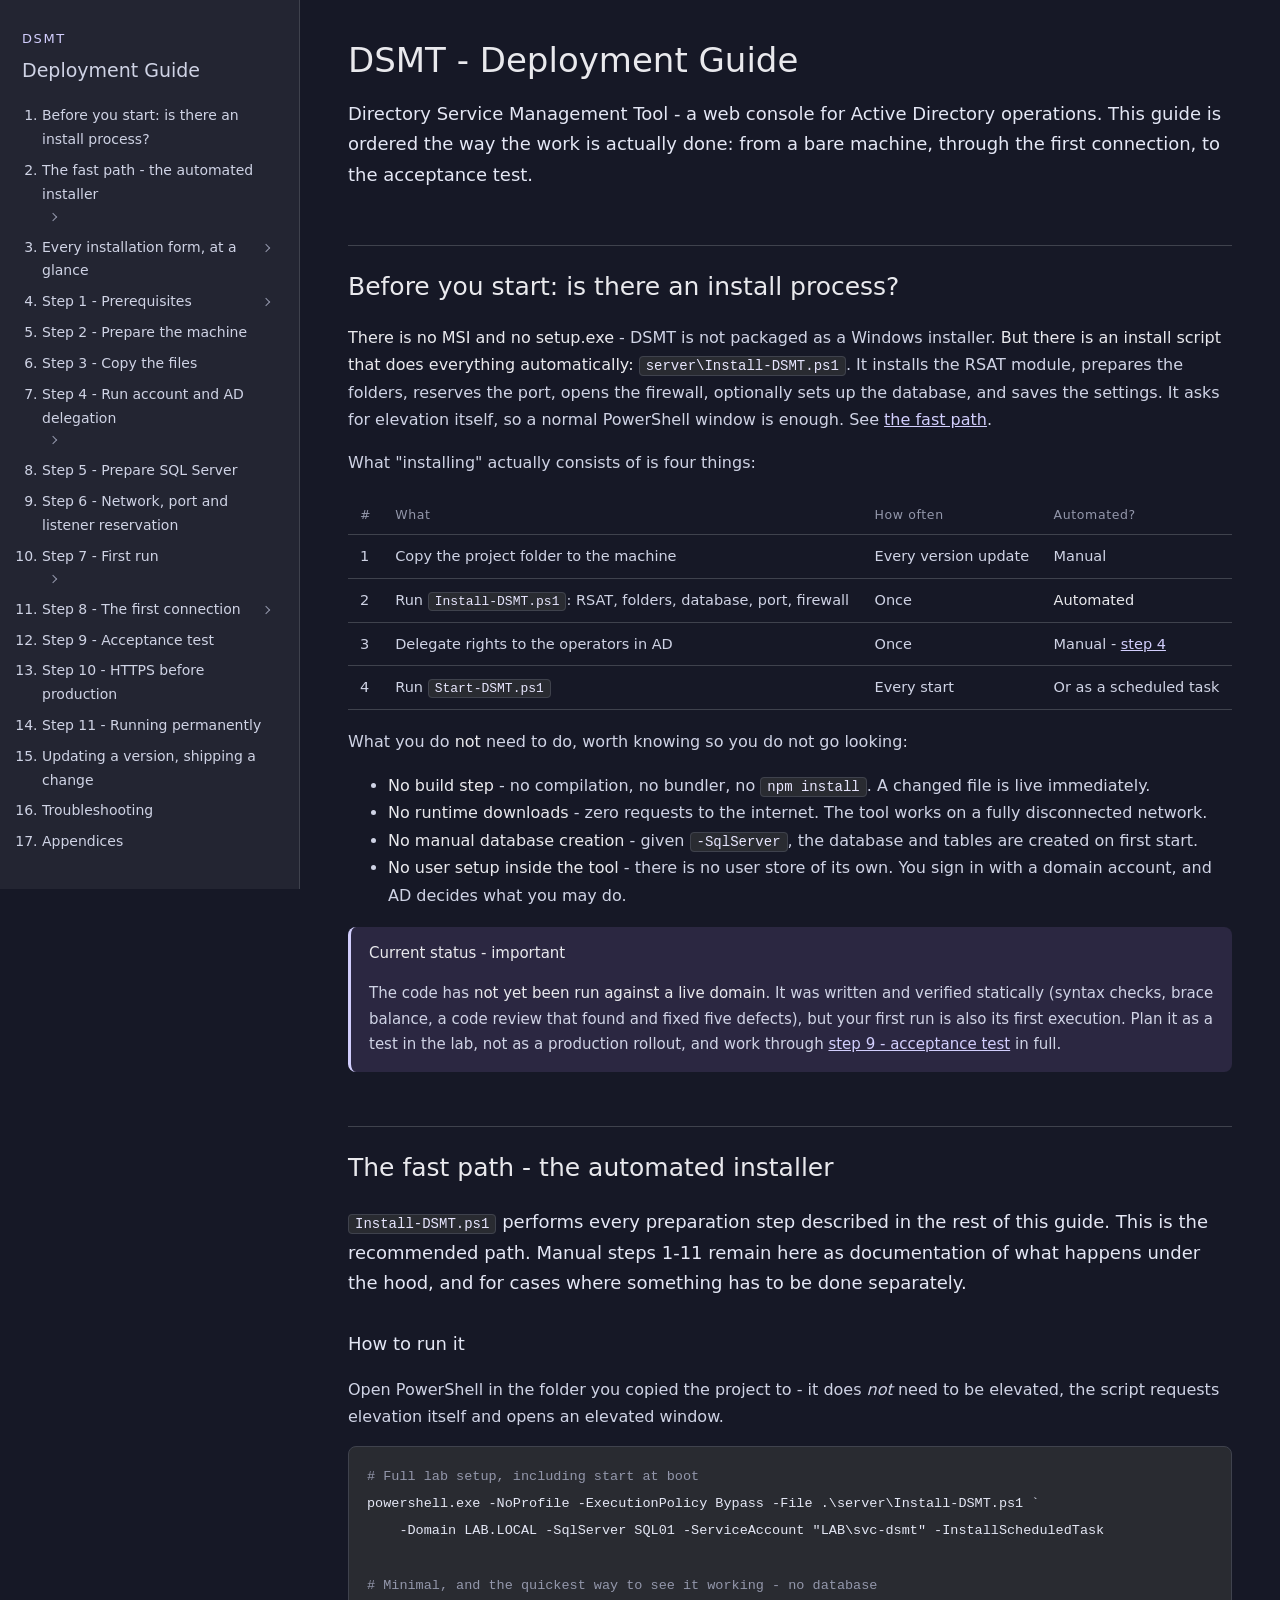
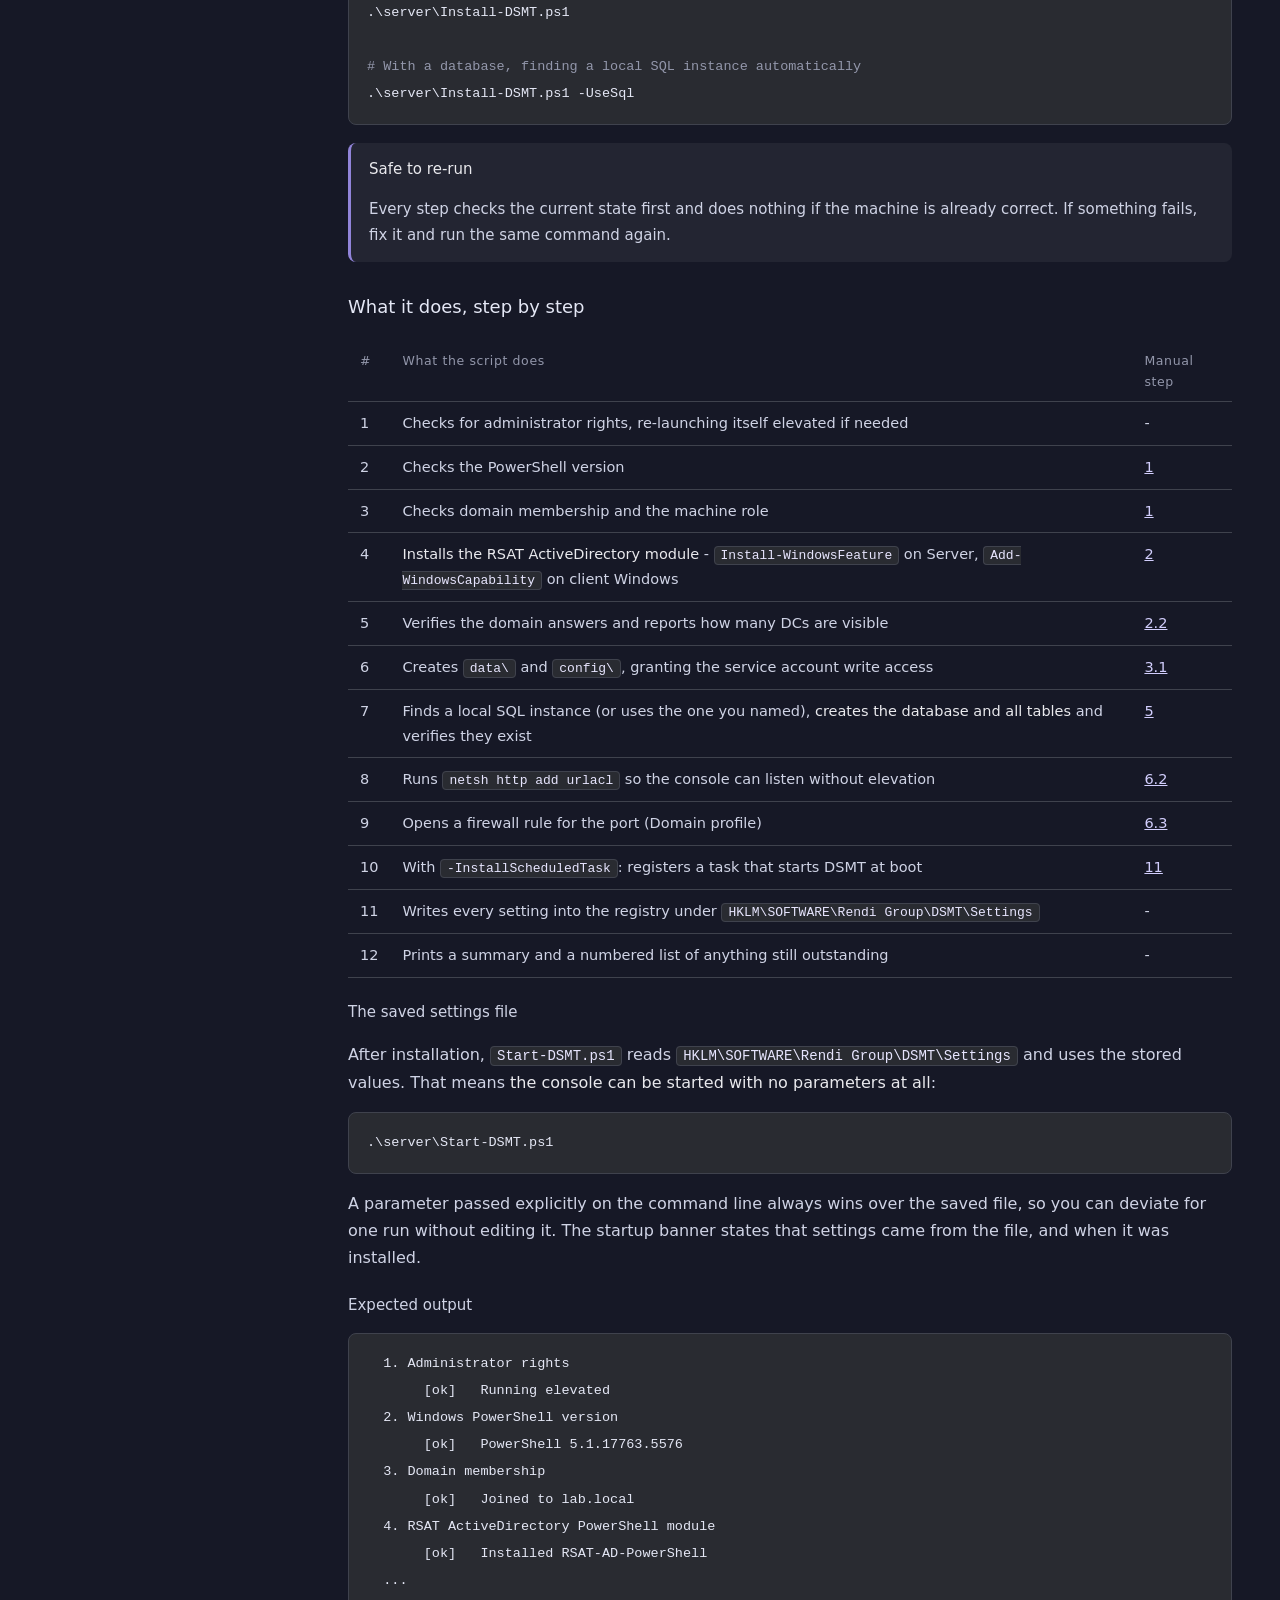
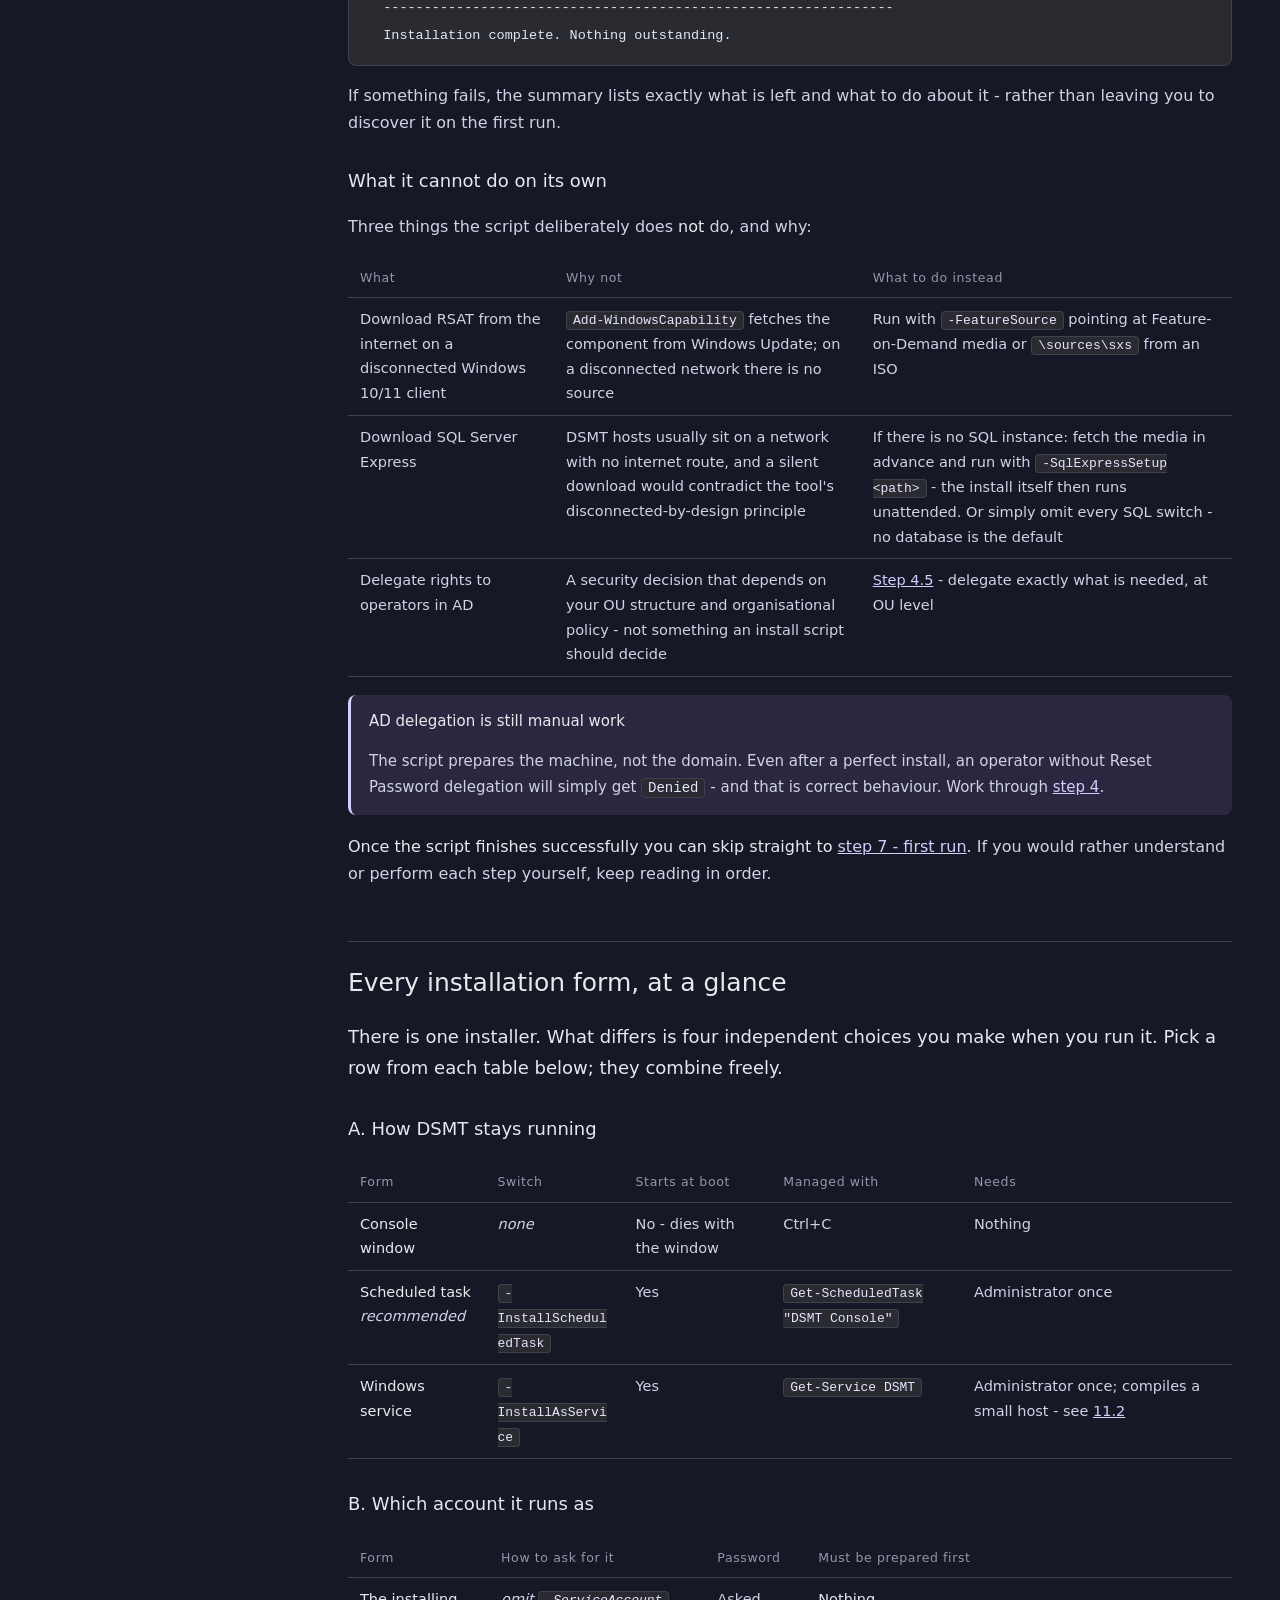
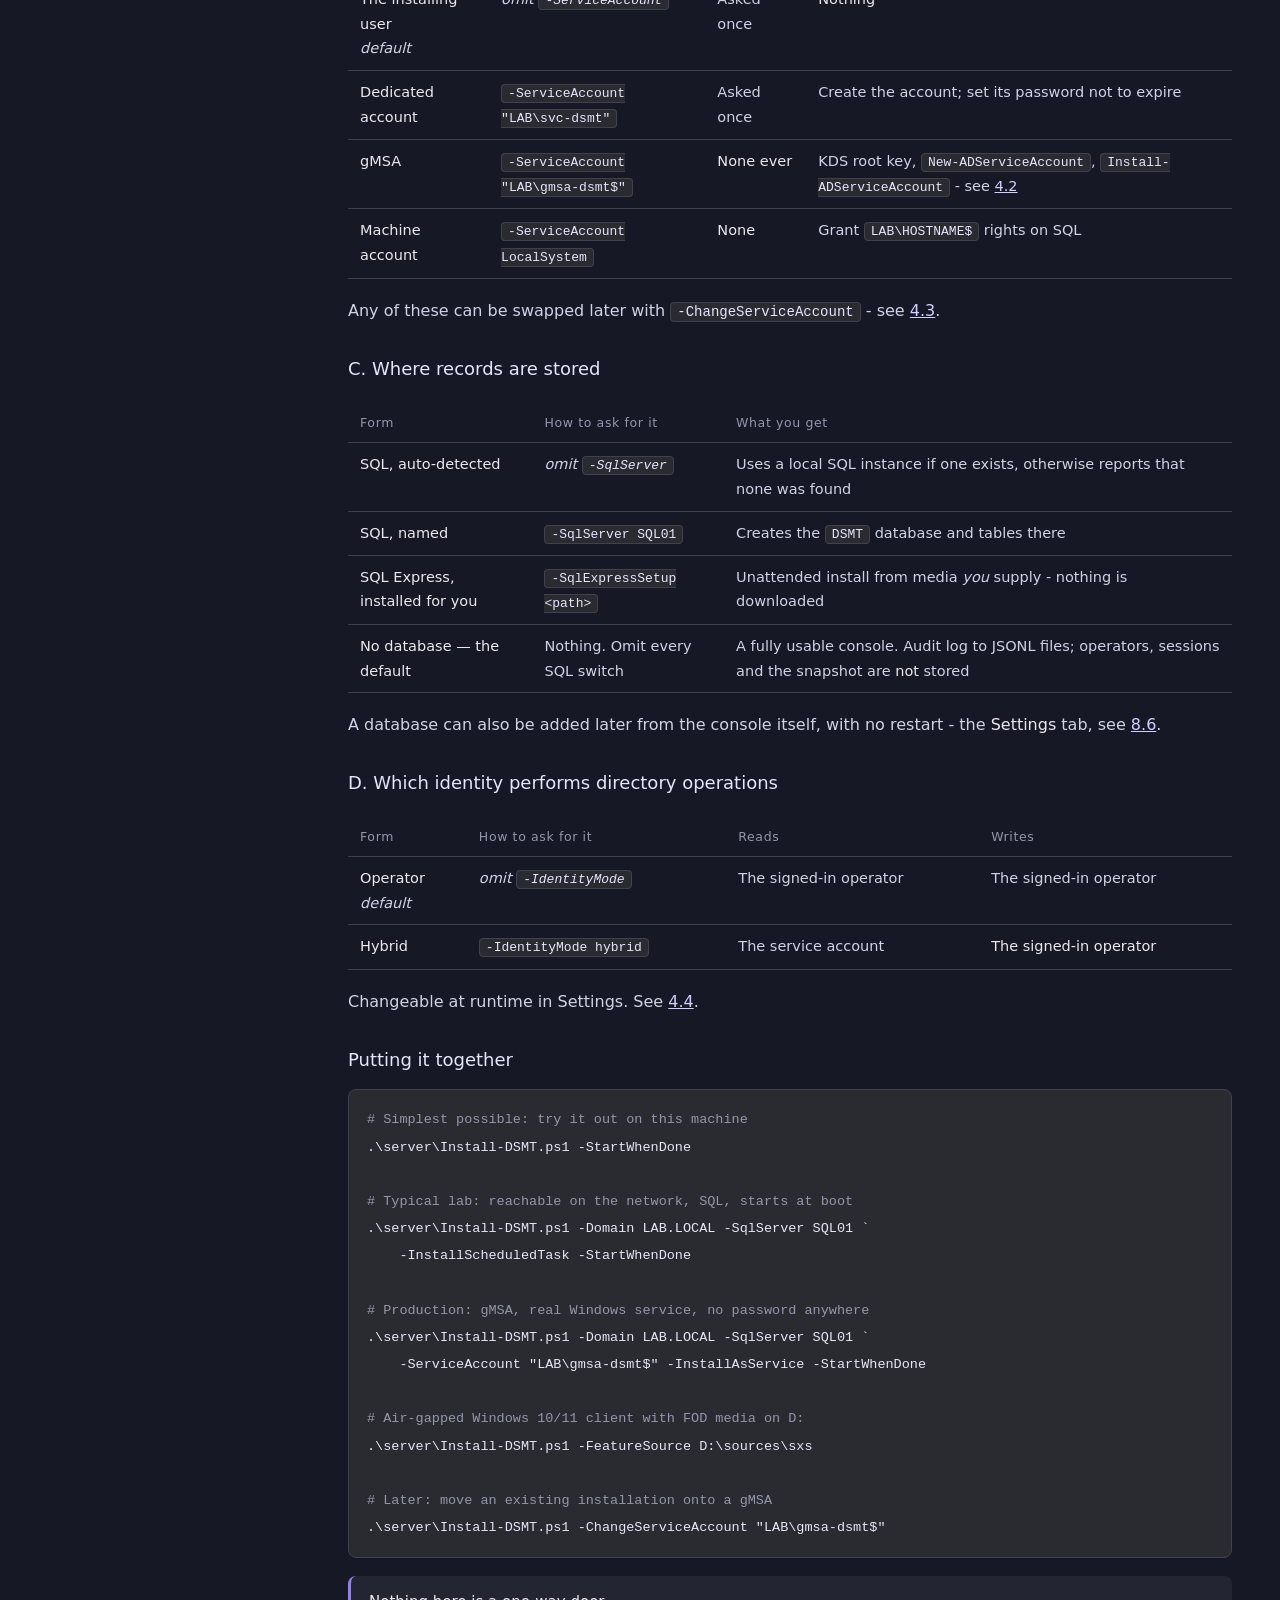
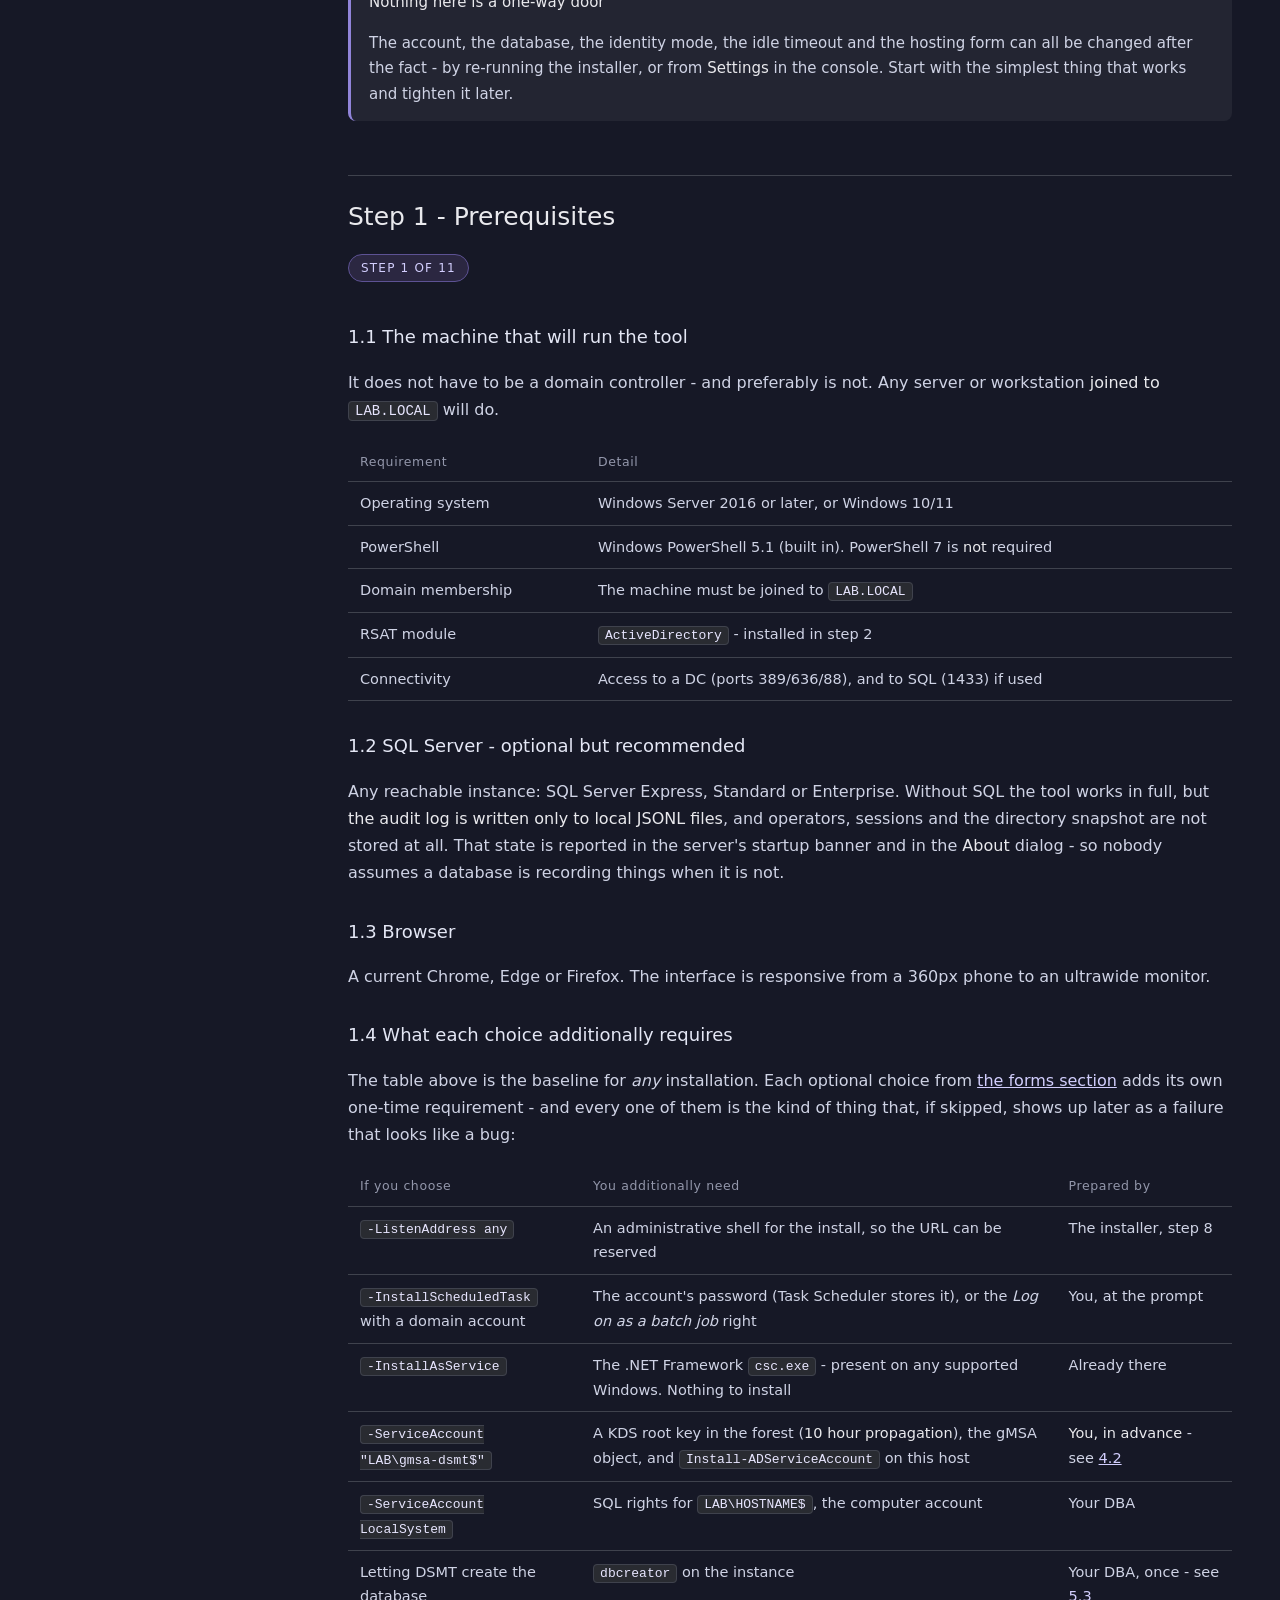
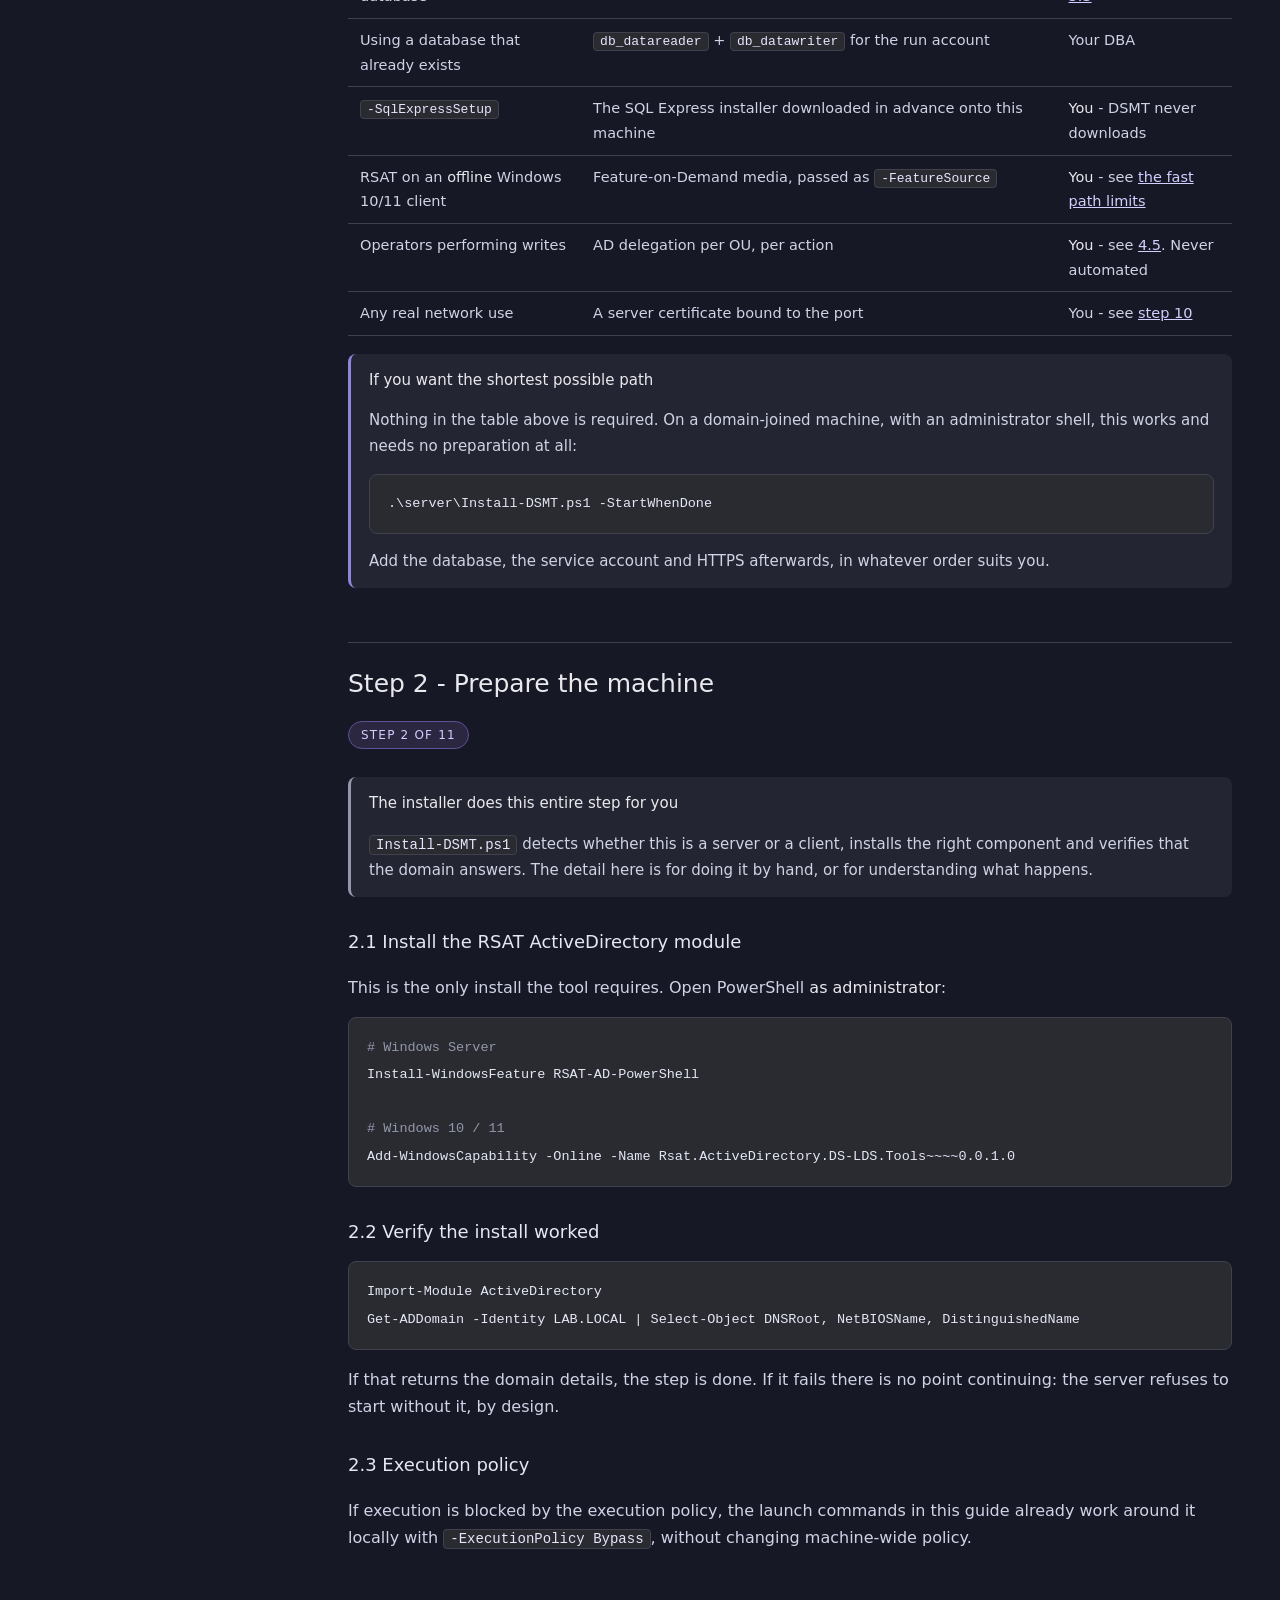
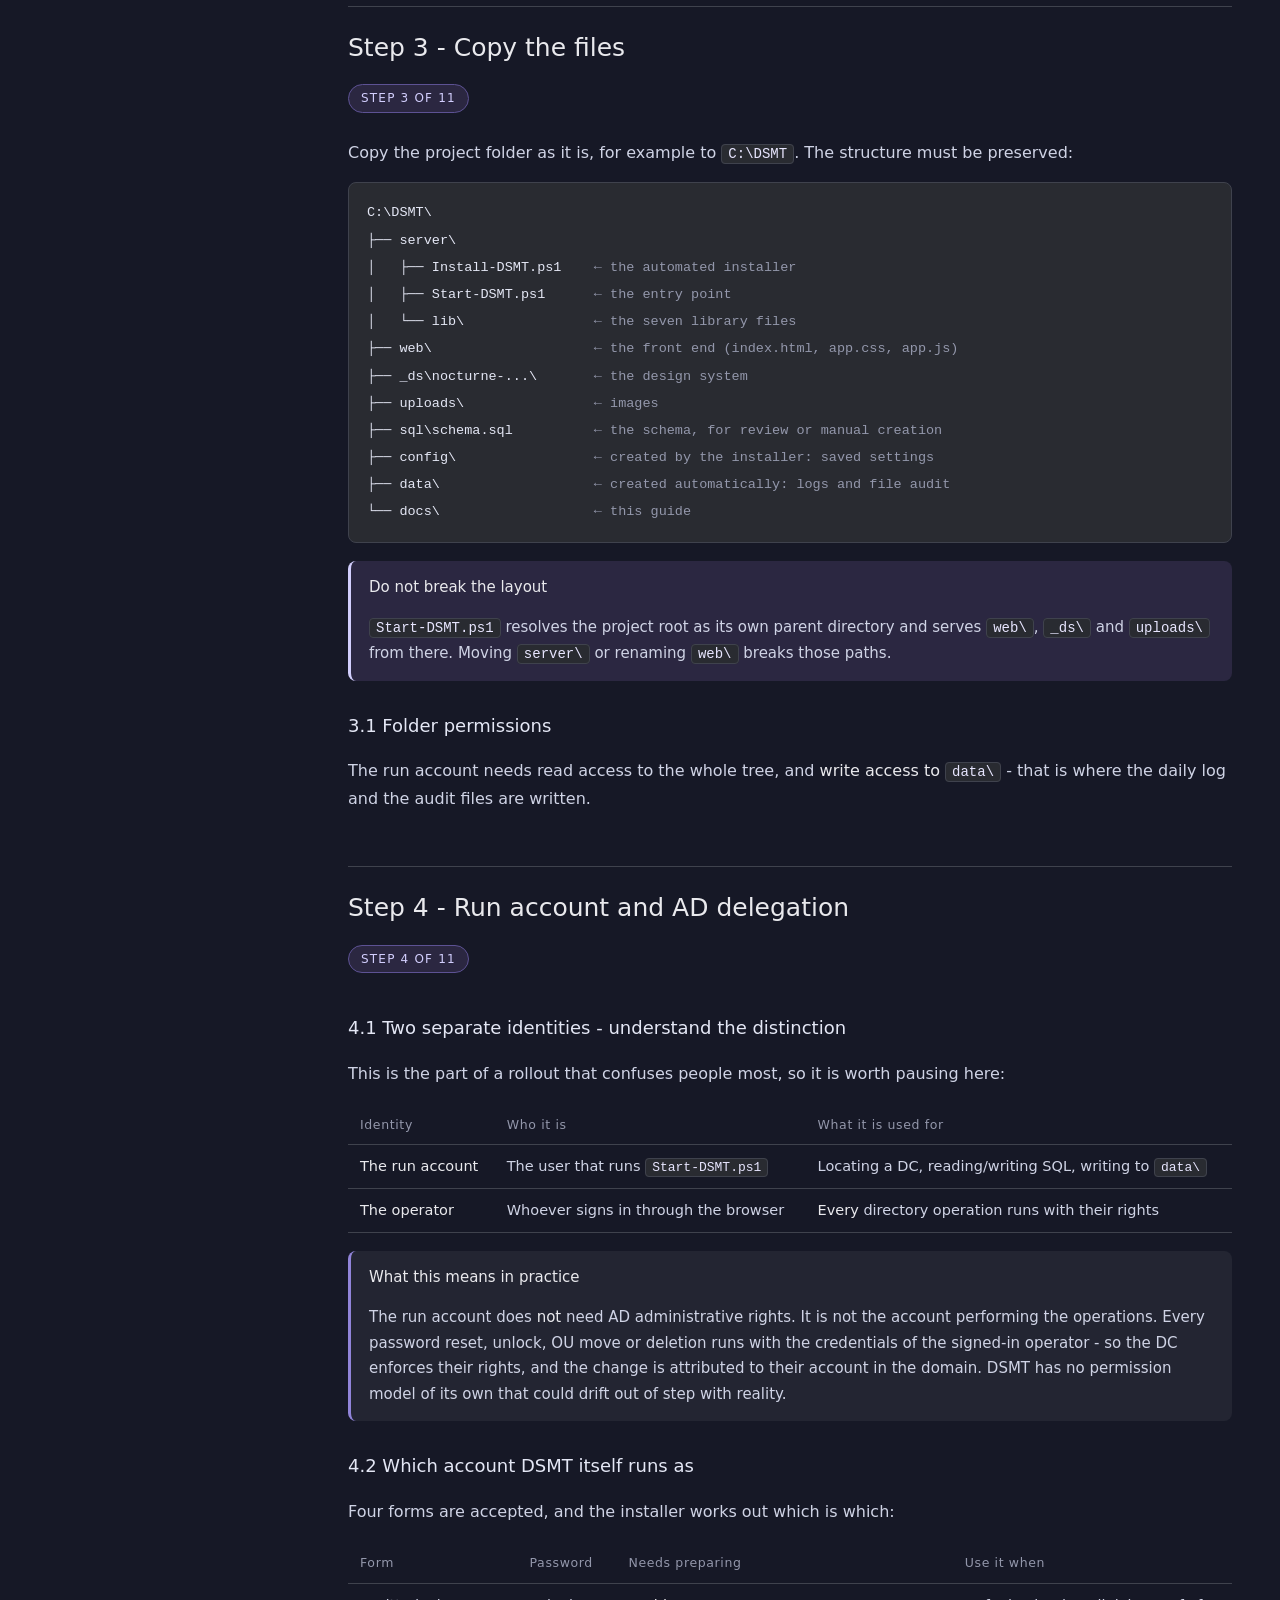
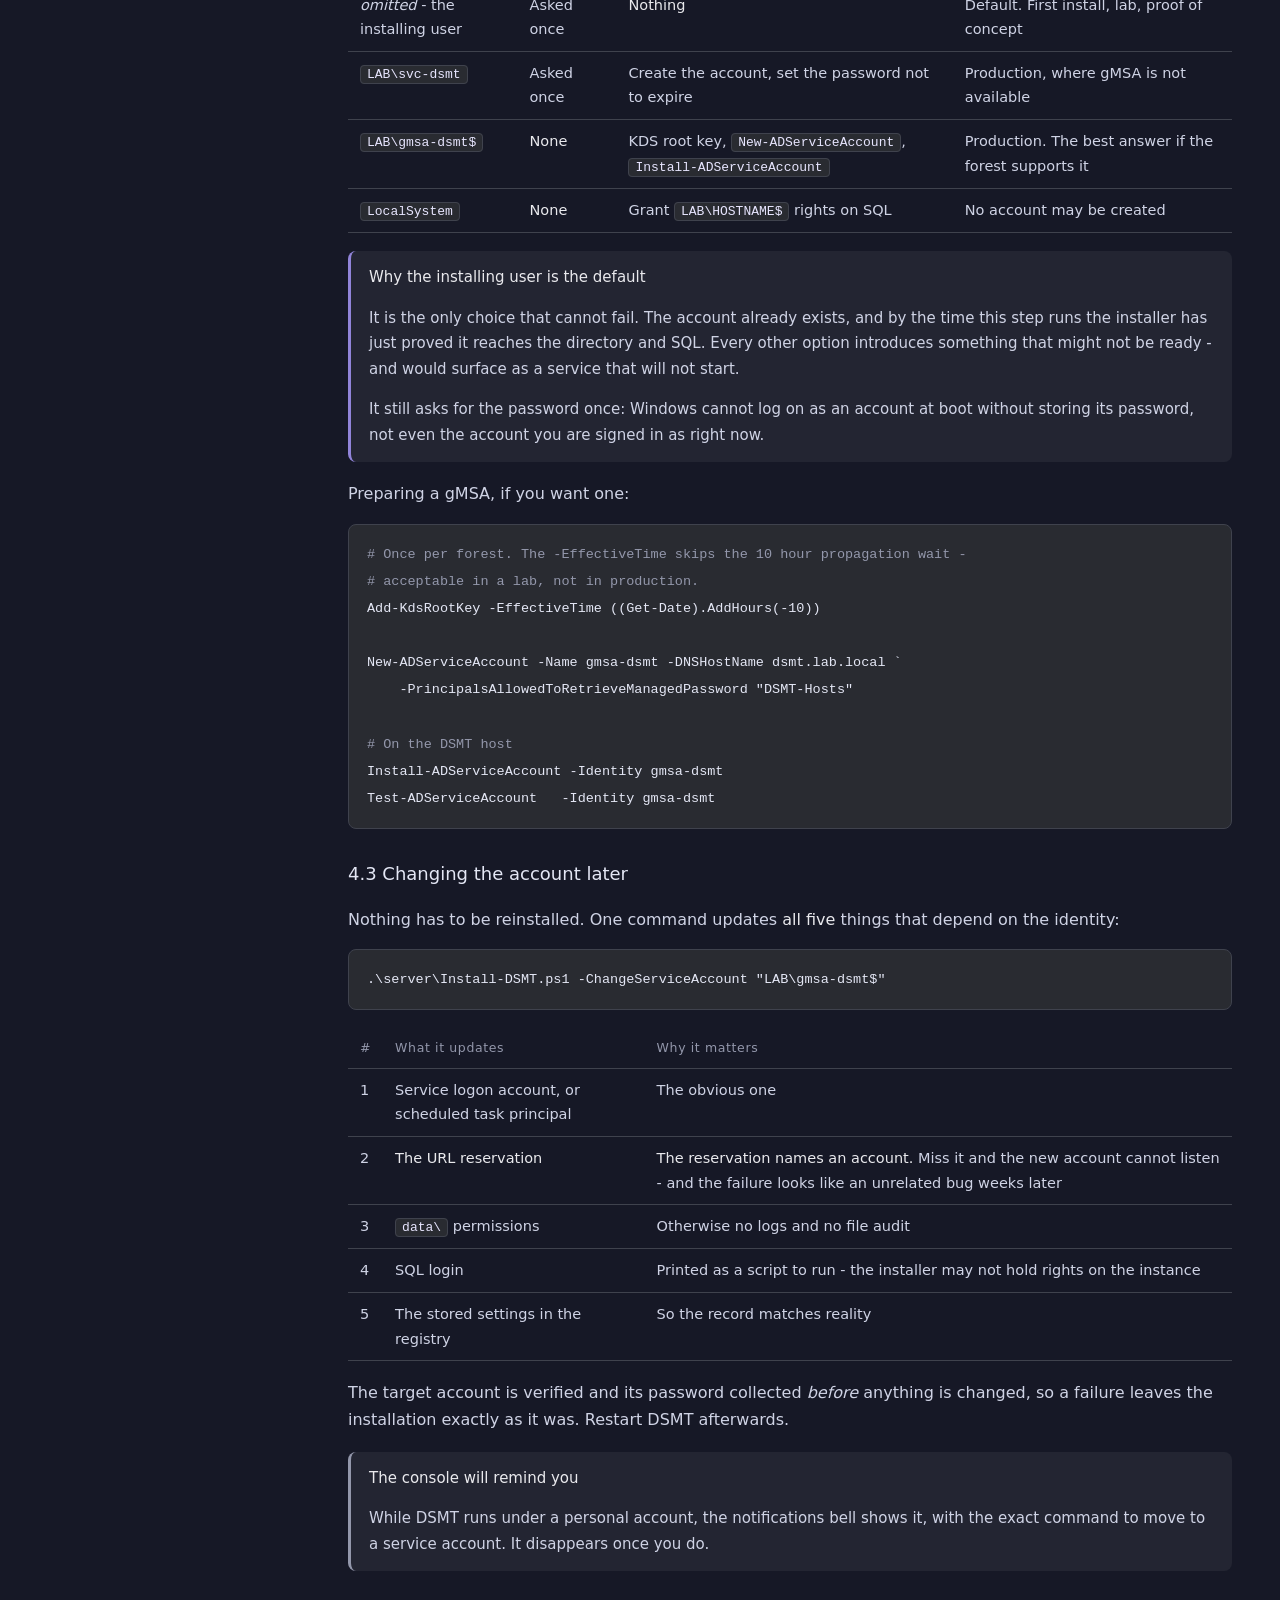
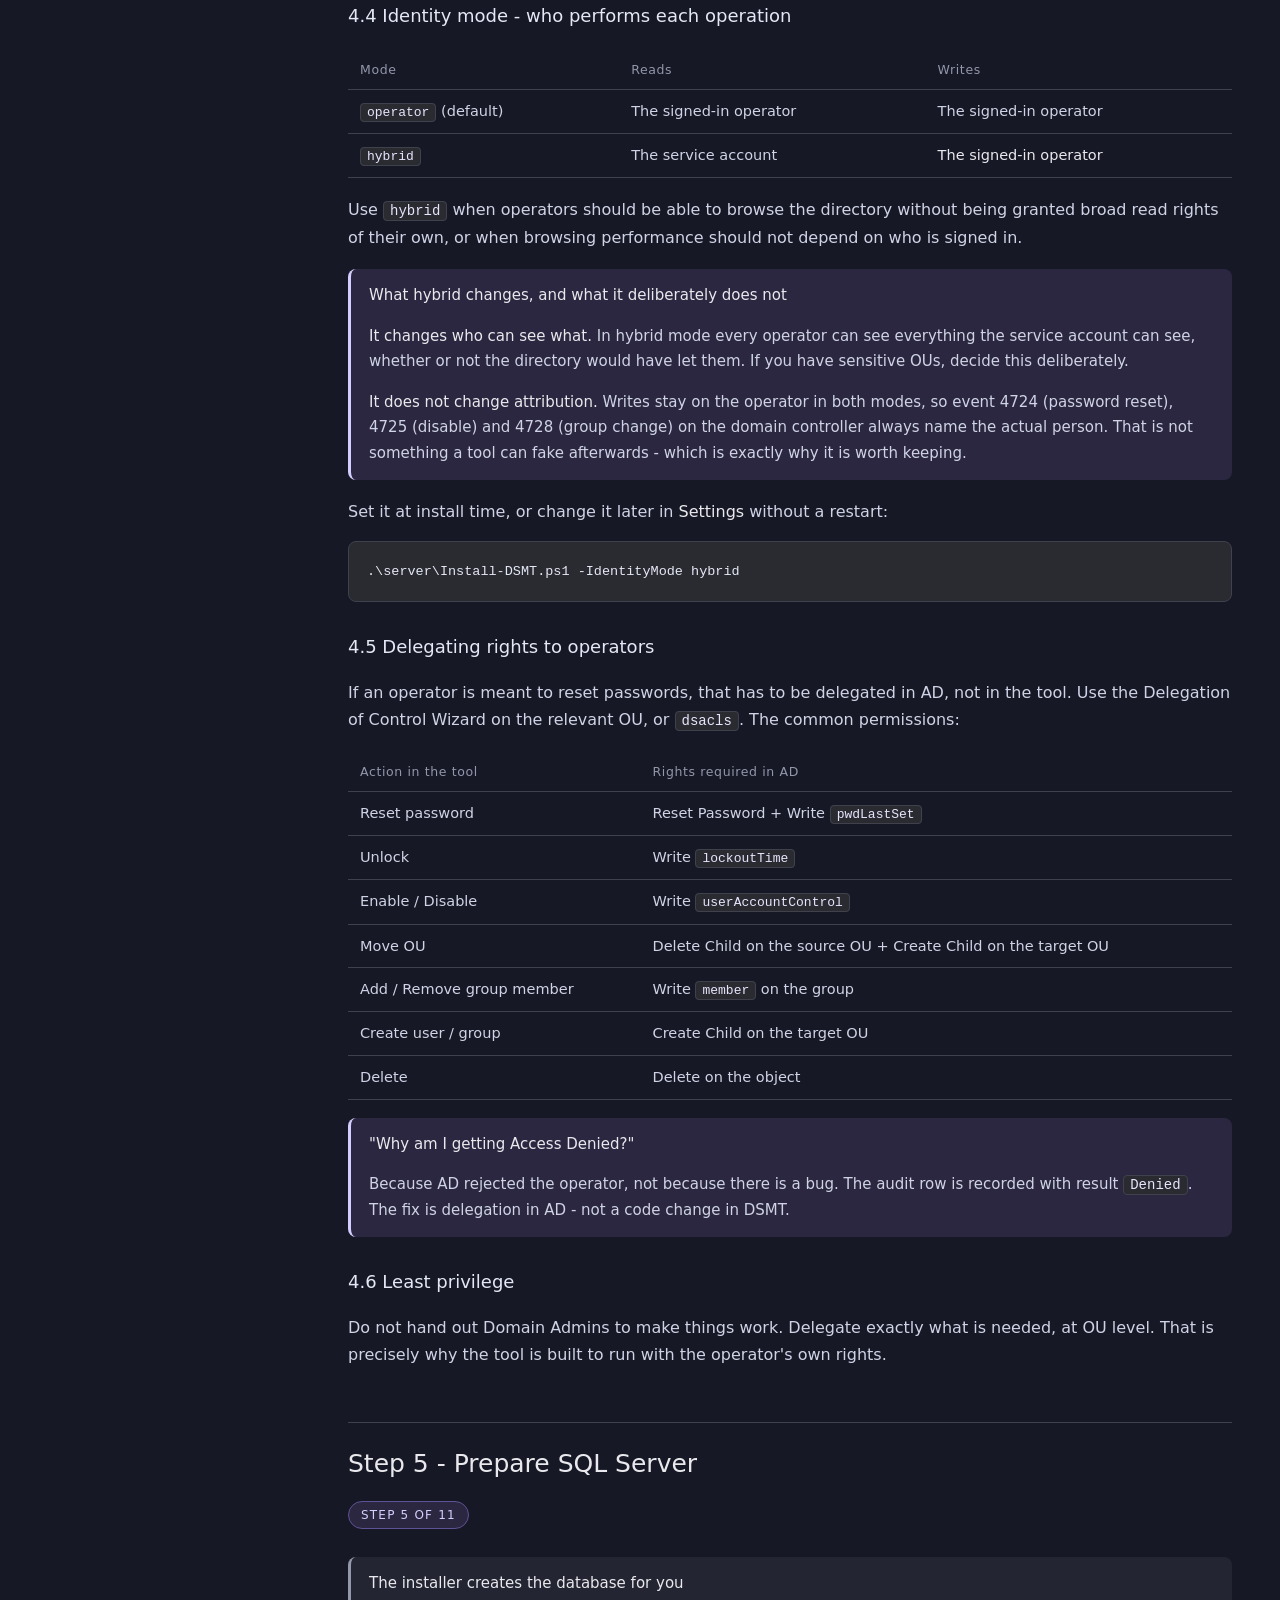
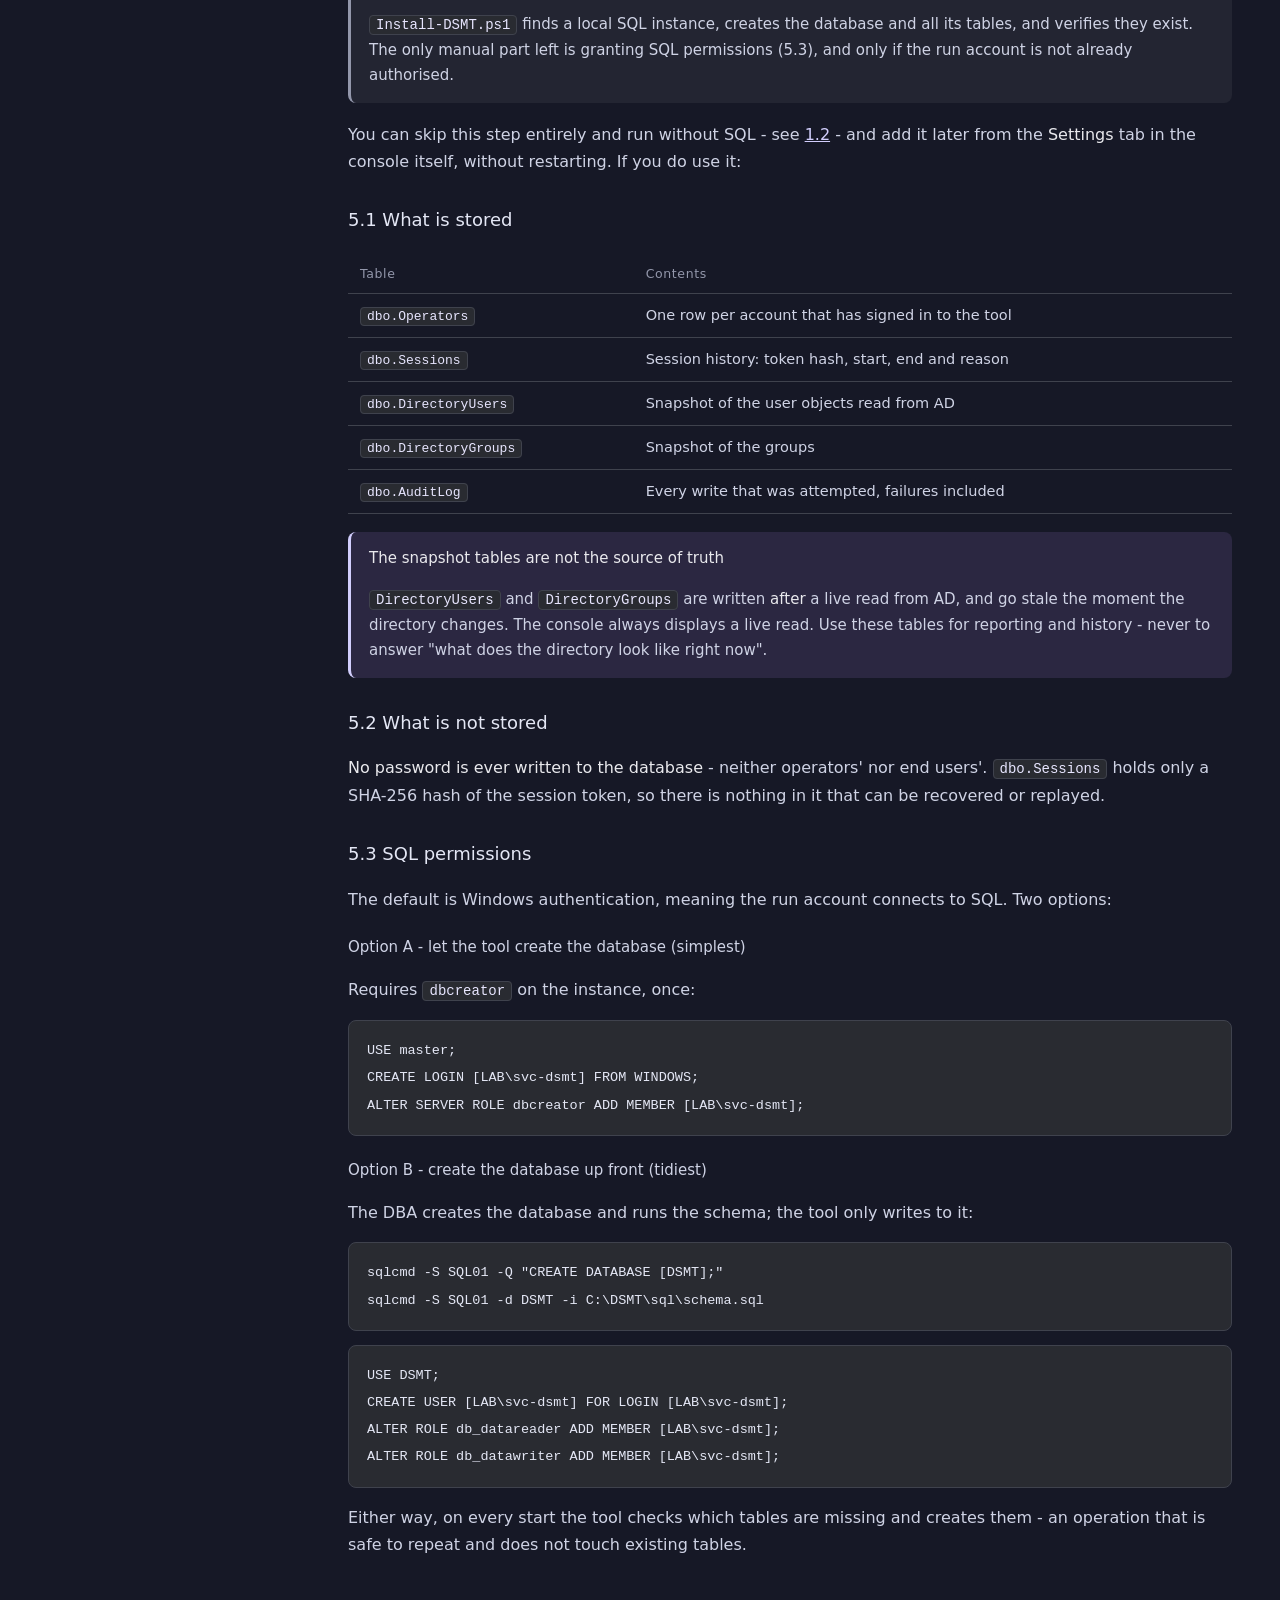
<file: docs/deployment-guide.html>
<!DOCTYPE html>
<html lang="en" dir="ltr">
<head>
<meta charset="utf-8">
<meta name="viewport" content="width=device-width, initial-scale=1">
<title>DSMT - Deployment Guide</title>
<style>
/* ==========================================================================
   Fully self-contained document: all CSS is here, zero external requests.
   Copy this file anywhere and open it - including on a disconnected network.
   The colours were taken from the Nocturne theme
   (_ds/nocturne-.../styles.css) so the guide looks like the tool itself.
   ========================================================================== */
:root {
  --bg: #161826;
  --surface: #232532;
  --text: #e9e9ed;
  --accent: #9184d9;
  --accent-200: #e7e5fe;
  --accent-300: #d2cefd;
  --accent-700: #5d5294;
  --accent-900: #2b2741;
  --n-200: #e4e7f5;
  --n-300: #cfd3e5;
  --n-400: #b2b6ca;
  --n-500: #9397ab;
  --n-700: #595d6c;
  --n-800: #3f424d;
  --n-900: #292b31;
  --radius: 8px;
  --font: system-ui, "Segoe UI", Arial, sans-serif;
  --mono: ui-monospace, "Cascadia Mono", Consolas, monospace;
}
*, *::before, *::after { box-sizing: border-box; }
html {
  /* Safari on iOS inflates text when a page is rotated to landscape unless
     this is set. Chromium on Android does not, but the property is harmless
     there. */
  -webkit-text-size-adjust: 100%;
  text-size-adjust: 100%;
}
body {
  margin: 0; background: var(--bg); color: var(--text);
  font-family: var(--font); font-size: 16px; line-height: 1.7;
}
/* Nothing may push the page sideways - but NOT by putting overflow-x:hidden
   on body, which breaks position:sticky for the contents sidebar in Safari
   and Chromium alike. The correct fix is letting the grid column shrink:
   without min-width:0 a grid item refuses to go below its content's width,
   and one long line widens the whole page. */
.wrap > * { min-width: 0; }
/* Long commands, paths and DNs must wrap rather than widen the page. */
code { overflow-wrap: anywhere; word-break: break-word; }
.wrap { display: grid; grid-template-columns: 300px 1fr; gap: 0; min-height: 100vh; }

/* ---- table of contents ---- */
.toc {
  position: sticky; top: 0; align-self: start; max-height: 100vh; overflow: auto;
  padding: 28px 22px; border-right: 1px solid var(--n-800); background: var(--surface);
}
.toc-brand { font-size: 13px; letter-spacing: .12em; color: var(--accent-300); margin-bottom: 4px; }
.toc-title { font-size: 19px; font-weight: 500; margin: 0 0 18px; }
.toc ol { margin: 0; padding-left: 20px; font-size: 14px; }
/* On a wide screen the contents are simply always there; the disclosure
   control only earns its place on a phone. */
.toc summary { display: none; }
.toc details > summary::-webkit-details-marker { color: var(--n-500); }
.toc li { margin-bottom: 7px; }
.toc a { color: var(--n-300); text-decoration: none; }
.toc a:hover { color: var(--accent); }
.toc .sub { list-style: none; padding-left: 10px; margin-top: 5px; font-size: 13px; }
.toc .sub a { color: var(--n-500); }
.toc .sub[hidden] { display: none; }

/* ---- collapsible groups in the sidebar ----
   An entry with sub-sections gets a disclosure control of its own. The link
   still navigates; only the chevron toggles - so a click never does two
   things at once, which is the usual complaint with this pattern. */
.toc .grp-row { display: flex; align-items: baseline; gap: 6px; }
.toc .grp-row a { flex: 1; min-width: 0; }
.toc .grp-toggle {
  flex: none; cursor: pointer; padding: 0;
  width: 22px; height: 22px;
  display: flex; align-items: center; justify-content: center;
  background: transparent; border: 1px solid transparent; border-radius: 5px;
  color: var(--n-500);
}
.toc .grp-toggle::before {
  content: "";
  width: 6px; height: 6px;
  border-right: 1.5px solid currentColor;
  border-bottom: 1.5px solid currentColor;
  transform: translateY(-1px) rotate(-45deg);
  transition: transform .15s ease;
}
.toc .grp-toggle[aria-expanded="true"] { color: var(--accent); }
.toc .grp-toggle[aria-expanded="true"]::before { transform: translateY(-2px) rotate(45deg); }
.toc .grp-toggle:hover { background: var(--n-900); color: var(--accent); }
.toc .grp-toggle:focus-visible { outline: 2px solid var(--accent); outline-offset: 1px; }

/* The group holding the section you are reading is marked, so the sidebar
   still tells you where you are while collapsed. */
.toc .grp.current > .grp-row > a { color: var(--accent); }

@media (prefers-reduced-motion: reduce) {
  .toc .grp-toggle::before { transition: none; }
}

main { padding: 40px 48px 90px; max-width: 1000px; min-width: 0; }

h1 { font-size: 34px; font-weight: 500; line-height: 1.2; margin: 0 0 10px; }
h2 {
  font-size: 25px; font-weight: 500; margin: 54px 0 14px; padding-top: 20px;
  border-top: 1px solid var(--n-800);
}
h3 { font-size: 18px; font-weight: 500; margin: 30px 0 10px; color: var(--n-200); }
h4 { font-size: 15px; font-weight: 500; margin: 22px 0 8px; color: var(--n-300); }
p, li { color: var(--n-300); }
strong { color: var(--text); font-weight: 500; }
a { color: var(--accent-300); }

.lead { font-size: 18px; color: var(--n-200); }
.step-badge {
  display: inline-block; font-size: 12px; letter-spacing: .1em;
  color: var(--accent-300); border: 1px solid var(--accent-700);
  background: var(--accent-900); border-radius: 99px; padding: 3px 12px; margin-bottom: 10px;
}

/* ---- code ---- */
code {
  font-family: var(--mono); font-size: 14px;
  background: var(--n-900); border: 1px solid var(--n-800);
  border-radius: 4px; padding: 1px 6px; color: var(--accent-200);
}
pre {
  overflow-x: auto;
  -webkit-overflow-scrolling: touch;
  background: var(--n-900); border: 1px solid var(--n-800);
  border-radius: var(--radius); padding: 16px 18px; margin: 14px 0;
  /* A command must stay on one line to remain copy-pasteable, so the block
     scrolls rather than wrapping. max-width keeps that scroll inside the
     column instead of stretching the page. */
  max-width: 100%;
}
pre code { overflow-wrap: normal; word-break: normal; white-space: pre; }
pre code { background: none; border: 0; padding: 0; color: var(--n-200); font-size: 13.5px; line-height: 1.65; }
pre .c { color: var(--n-500); }

/* ---- callouts ---- */
.note, .warn, .ok {
  border-radius: var(--radius); padding: 14px 18px; margin: 18px 0;
  border-left: 3px solid var(--n-700); background: var(--surface); font-size: 15px;
}
.note { border-left-color: var(--accent); }
.warn { border-left-color: var(--accent-300); background: var(--accent-900); }
.ok   { border-left-color: var(--n-500); }
.note p:last-child, .warn p:last-child, .ok p:last-child { margin-bottom: 0; }
.note p:first-child, .warn p:first-child, .ok p:first-child { margin-top: 0; }
.box-title { display: block; color: var(--text); font-weight: 500; margin-bottom: 5px; }

/* ---- tables ---- */
table { width: 100%; border-collapse: collapse; margin: 18px 0; font-size: 14.5px; }
th, td { text-align: start; padding: 9px 12px; border-bottom: 1px solid var(--n-800); vertical-align: top; }
th { color: var(--n-500); font-weight: 500; font-size: 12.5px; letter-spacing: .05em; }
td { color: var(--n-300); }
td code { font-size: 13px; }

/* ---- checklist ---- */
.check { list-style: none; padding: 0; margin: 14px 0; }
.check li {
  padding: 9px 0; padding-left: 30px; position: relative;
  border-bottom: 1px solid var(--n-900);
}
.check li::before {
  content: ""; position: absolute; left: 0; top: 15px;
  width: 13px; height: 13px; border: 1px solid var(--n-700); border-radius: 3px;
}

hr { border: 0; height: 1px; background: var(--n-800); margin: 40px 0; }
.foot { margin-top: 60px; font-size: 13px; color: var(--n-500); }

/* ==========================================================================
   Phones and tablets.

   Targets Safari on iOS and any Chromium browser on Android or iOS. Two rules
   drive the whole thing:
     - the page itself never scrolls sideways;
     - no information is dropped to make it fit. Tables reflow into stacked
       cards carrying their column names rather than hiding columns.
   ========================================================================== */

@media (max-width: 900px) {
  .wrap { grid-template-columns: 1fr; }
  .toc {
    position: static; max-height: none;
    border-right: 0; border-bottom: 1px solid var(--n-800);
    padding: 18px 20px;
    /* Respect the notch and the home indicator on iPhones. */
    padding-top: 18px; padding-top: max(18px, env(safe-area-inset-top));
  }
  .toc summary { display: list-item; cursor: pointer; }
  main {
    padding: 24px 20px 60px;
    padding-left: 20px; padding-left: max(20px, env(safe-area-inset-left));
    padding-right: 20px; padding-right: max(20px, env(safe-area-inset-right));
    padding-bottom: 60px; padding-bottom: max(60px, env(safe-area-inset-bottom));
  }
  h1 { font-size: 27px; }
  h2 { font-size: 21px; margin-top: 40px; }
  h3 { font-size: 17px; }
}

@media (max-width: 640px) {
  body { font-size: 15.5px; line-height: 1.65; }
  main { padding-left: 16px; padding-left: max(16px, env(safe-area-inset-left));
         padding-right: 16px; padding-right: max(16px, env(safe-area-inset-right)); }
  h1 { font-size: 24px; }
  h2 { font-size: 19px; }
  pre { padding: 12px 14px; }
  pre code { font-size: 12.5px; }
  .note, .warn, .ok { padding: 12px 14px; font-size: 14.5px; }

  /* Tables become stacked cards. Every value keeps the name of its column,
     carried in data-label, so nothing is lost on a narrow screen - which is
     the whole reason for not simply hiding columns. */
  table.cols, table.cols tbody, table.cols tr, table.cols td { display: block; width: 100%; }
  table.cols thead { display: none; }
  table.cols tr {
    border: 1px solid var(--n-800); border-radius: var(--radius);
    padding: 10px 12px; margin-bottom: 12px;
  }
  table.cols td {
    border: 0; padding: 4px 0;
    display: grid; grid-template-columns: 40% 1fr; gap: 10px;
    align-items: start;
  }
  table.cols td::before {
    content: attr(data-label);
    color: var(--n-500); font-size: 11.5px; line-height: 1.5;
    letter-spacing: .04em; text-transform: uppercase;
  }
  table.cols td:empty { display: none; }

  /* Two-column tables stay as tables; they only need room to wrap. */
  table:not(.cols) td, table:not(.cols) th { padding: 8px 6px; }
  table:not(.cols) td:first-child { width: 40%; }

  .check li { padding-left: 26px; }
}

/* Coarse pointers: comfortable tap targets in the contents list. */
@media (pointer: coarse) {
  .toc a { display: inline-block; padding: 4px 0; }
  .toc li { margin-bottom: 10px; }
}
@media print {
  .toc { display: none; }
  body { background: #fff; color: #000; }
  main { max-width: none; padding: 0; }
  p, li, td { color: #222; }
}
</style>
</head>
<body>
<div class="wrap">

<nav class="toc">
  <div class="toc-brand">DSMT</div>
  <p class="toc-title">Deployment Guide</p>
  <details id="tocDetails" open>
  <summary>Contents</summary>
  <ol>
    <li class="grp">
      <span class="grp-row"><a href="#intro">Before you start: is there an install process?</a></li>
    <li><a href="#auto">The fast path - the automated installer</a><button class="grp-toggle" type="button" aria-expanded="false" aria-controls="sub-intro" aria-label="Show sub-sections of Before you start: is there an install process?
    The fast path - the automated installer"></button></span>
      <ul class="sub" id="sub-intro" hidden>
        <li><a href="#auto-run">How to run it</a></li>
        <li><a href="#auto-does">What it does, step by step</a></li>
        <li><a href="#auto-limits">What it cannot do on its own</a></li>
      </ul>
    </li>
    <li class="grp">
      <span class="grp-row"><a href="#forms">Every installation form, at a glance</a><button class="grp-toggle" type="button" aria-expanded="false" aria-controls="sub-forms" aria-label="Show sub-sections of Every installation form, at a glance"></button></span>
      <ul class="sub" id="sub-forms" hidden>
        <li><a href="#forms-run">A. How it stays running</a></li>
        <li><a href="#forms-account">B. Which account</a></li>
        <li><a href="#forms-storage">C. Where records are stored</a></li>
        <li><a href="#forms-identity">D. Which identity acts</a></li>
        <li><a href="#forms-examples">Putting it together</a></li>
      </ul>
    </li>
    <li class="grp">
      <span class="grp-row"><a href="#s1">Step 1 - Prerequisites</a><button class="grp-toggle" type="button" aria-expanded="false" aria-controls="sub-s1" aria-label="Show sub-sections of Step 1 - Prerequisites"></button></span>
      <ul class="sub" id="sub-s1" hidden>
        <li><a href="#s1-matrix">What each choice requires</a></li>
      </ul>
    </li>
    <li class="grp">
      <span class="grp-row"><a href="#s2">Step 2 - Prepare the machine</a></li>
    <li><a href="#s3">Step 3 - Copy the files</a></li>
    <li><a href="#s4">Step 4 - Run account and AD delegation</a><button class="grp-toggle" type="button" aria-expanded="false" aria-controls="sub-s2" aria-label="Show sub-sections of Step 2 - Prepare the machine
    Step 3 - Copy the files
    Step 4 - Run account and AD delegation"></button></span>
      <ul class="sub" id="sub-s2" hidden>
        <li><a href="#s4-account">4.2 Which account DSMT runs as</a></li>
        <li><a href="#s4-change">4.3 Changing it later</a></li>
        <li><a href="#s4-identity">4.4 Identity mode</a></li>
        <li><a href="#s4-delegation">4.5 Delegating rights</a></li>
      </ul>
    </li>
    <li class="grp">
      <span class="grp-row"><a href="#s5">Step 5 - Prepare SQL Server</a></li>
    <li><a href="#s6">Step 6 - Network, port and listener reservation</a></li>
    <li><a href="#s7">Step 7 - First run</a><button class="grp-toggle" type="button" aria-expanded="false" aria-controls="sub-s5" aria-label="Show sub-sections of Step 5 - Prepare SQL Server
    Step 6 - Network, port and listener reservation
    Step 7 - First run"></button></span>
      <ul class="sub" id="sub-s5" hidden>
        <li><a href="#s7-banner">Reading the preflight banner</a></li>
      </ul>
    </li>
    <li class="grp">
      <span class="grp-row"><a href="#s8">Step 8 - The first connection</a><button class="grp-toggle" type="button" aria-expanded="false" aria-controls="sub-s8" aria-label="Show sub-sections of Step 8 - The first connection"></button></span>
      <ul class="sub" id="sub-s8" hidden>
        <li><a href="#s8-how">How to sign in</a></li>
        <li><a href="#s8-behind">What happens behind the scenes</a></li>
        <li><a href="#s8-idle">Idle timeout</a></li>
        <li><a href="#s8-db">Creating the database from the console</a></li>
        <li><a href="#s8-audit">Filtering the audit log by date</a></li>
      </ul>
    </li>
    <li><a href="#s9">Step 9 - Acceptance test</a></li>
    <li><a href="#s10">Step 10 - HTTPS before production</a></li>
    <li><a href="#s11">Step 11 - Running permanently</a></li>
    <li><a href="#s12">Updating a version, shipping a change</a></li>
    <li><a href="#trouble">Troubleshooting</a></li>
    <li><a href="#ref">Appendices</a></li>
  </ol>
  </details>
</nav>

<script>
/* The only script in this file, and it makes no requests.
   It drives the contents sidebar: groups start collapsed, the chevron opens
   them, and the group you are reading opens itself. */
(function () {
  'use strict';

  var onPhone = window.matchMedia('(max-width: 900px)').matches;
  var toc = document.getElementById('tocDetails');

  // On a phone the whole contents list starts collapsed, so the document
  // begins at the top of the screen rather than below a full-page index.
  if (toc && onPhone) { toc.removeAttribute('open'); }

  var groups = Array.prototype.slice.call(document.querySelectorAll('.toc .grp'));

  function setGroup(grp, open) {
    var button = grp.querySelector('.grp-toggle');
    var sub = grp.querySelector('.sub');
    if (!button || !sub) { return; }
    button.setAttribute('aria-expanded', String(open));
    if (open) { sub.removeAttribute('hidden'); } else { sub.setAttribute('hidden', ''); }
  }

  groups.forEach(function (grp) {
    var button = grp.querySelector('.grp-toggle');
    if (!button) { return; }
    button.addEventListener('click', function (e) {
      // The chevron toggles; the link beside it still navigates. One click
      // never does both.
      e.preventDefault();
      e.stopPropagation();
      setGroup(grp, button.getAttribute('aria-expanded') !== 'true');
    });
  });

  /* Open the group that contains whatever section is being read, and close
     the others, so the sidebar stays short without losing your place. */
  function syncToHash() {
    var id = (window.location.hash || '').replace('#', '');
    if (!id) { return; }

    groups.forEach(function (grp) {
      var links = grp.querySelectorAll('a[href="#' + id + '"]');
      var owns = links.length > 0;
      grp.classList.toggle('current', owns);
      if (owns) { setGroup(grp, true); }
    });
  }

  window.addEventListener('hashchange', syncToHash);
  syncToHash();

  // Following a contents link on a phone should leave the index behind.
  if (toc) {
    toc.addEventListener('click', function (e) {
      var link = e.target && e.target.closest ? e.target.closest('a') : null;
      if (onPhone && link) { toc.removeAttribute('open'); }
    });
  }

  // A printed contents list should show everything it has.
  function openAllForPrint() {
    if (toc) { toc.open = true; }
    groups.forEach(function (grp) { setGroup(grp, true); });
  }
  window.addEventListener('beforeprint', openAllForPrint);
  if (window.matchMedia) {
    var printQuery = window.matchMedia('print');
    var onChange = function (mql) { if (mql.matches) { openAllForPrint(); } };
    if (printQuery.addEventListener) { printQuery.addEventListener('change', onChange); }
    else if (printQuery.addListener) { printQuery.addListener(onChange); }
  }
})();
</script>

<main>

<h1>DSMT - Deployment Guide</h1>
<p class="lead">
  Directory Service Management Tool - a web console for Active Directory
  operations. This guide is ordered the way the work is actually done: from a
  bare machine, through the first connection, to the acceptance test.
</p>

<!-- ==================================================================== -->
<h2 id="intro">Before you start: is there an install process?</h2>

<p>
  <strong>There is no MSI and no setup.exe</strong> - DSMT is not packaged as a
  Windows installer. <strong>But there is an install script that does
  everything automatically:</strong> <code>server\Install-DSMT.ps1</code>. It
  installs the RSAT module, prepares the folders, reserves the port, opens the
  firewall, optionally sets up the database, and saves the settings. It asks
  for elevation itself, so a normal PowerShell window is enough. See
  <a href="#auto">the fast path</a>.
</p>

<p>What "installing" actually consists of is four things:</p>

<table class="cols">
  <tr><th>#</th><th>What</th><th>How often</th><th>Automated?</th></tr>
  <tr><td data-label="#">1</td><td data-label="What">Copy the project folder to the machine</td><td data-label="How often">Every version update</td><td data-label="Automated?">Manual</td></tr>
  <tr><td data-label="#">2</td><td data-label="What">Run <code>Install-DSMT.ps1</code>: RSAT, folders, database, port, firewall</td><td data-label="How often">Once</td><td data-label="Automated?"><strong>Automated</strong></td></tr>
  <tr><td data-label="#">3</td><td data-label="What">Delegate rights to the operators in AD</td><td data-label="How often">Once</td><td data-label="Automated?">Manual - <a href="#s4">step 4</a></td></tr>
  <tr><td data-label="#">4</td><td data-label="What">Run <code>Start-DSMT.ps1</code></td><td data-label="How often">Every start</td><td data-label="Automated?">Or as a scheduled task</td></tr>
</table>

<p>What you do <strong>not</strong> need to do, worth knowing so you do not go looking:</p>
<ul>
  <li><strong>No build step</strong> - no compilation, no bundler, no <code>npm install</code>. A changed file is live immediately.</li>
  <li><strong>No runtime downloads</strong> - zero requests to the internet. The tool works on a fully disconnected network.</li>
  <li><strong>No manual database creation</strong> - given <code>-SqlServer</code>, the database and tables are created on first start.</li>
  <li><strong>No user setup inside the tool</strong> - there is no user store of its own. You sign in with a domain account, and AD decides what you may do.</li>
</ul>

<div class="warn">
  <span class="box-title">Current status - important</span>
  <p>
    The code has <strong>not yet been run against a live domain</strong>. It was
    written and verified statically (syntax checks, brace balance, a code review
    that found and fixed five defects), but your first run is also its first
    execution. Plan it as a test in the lab, not as a production rollout, and
    work through <a href="#s9">step 9 - acceptance test</a> in full.
  </p>
</div>

<!-- ==================================================================== -->
<h2 id="auto">The fast path - the automated installer</h2>

<p class="lead">
  <code>Install-DSMT.ps1</code> performs every preparation step described in
  the rest of this guide. This is the recommended path. Manual steps 1-11
  remain here as documentation of what happens under the hood, and for cases
  where something has to be done separately.
</p>

<h3 id="auto-run">How to run it</h3>

<p>
  Open PowerShell in the folder you copied the project to - it does
  <em>not</em> need to be elevated, the script requests elevation itself and
  opens an elevated window.
</p>
<pre><code><span class="c"># Full lab setup, including start at boot</span>
powershell.exe -NoProfile -ExecutionPolicy Bypass -File .\server\Install-DSMT.ps1 `
    -Domain LAB.LOCAL -SqlServer SQL01 -ServiceAccount "LAB\svc-dsmt" -InstallScheduledTask

<span class="c"># Minimal, and the quickest way to see it working - no database</span>
.\server\Install-DSMT.ps1

<span class="c"># With a database, finding a local SQL instance automatically</span>
.\server\Install-DSMT.ps1 -UseSql</code></pre>

<div class="note">
  <span class="box-title">Safe to re-run</span>
  <p>
    Every step checks the current state first and does nothing if the machine
    is already correct. If something fails, fix it and run the same command
    again.
  </p>
</div>

<h3 id="auto-does">What it does, step by step</h3>

<table class="cols">
  <tr><th>#</th><th>What the script does</th><th>Manual step</th></tr>
  <tr><td data-label="#">1</td><td data-label="What the script does">Checks for administrator rights, re-launching itself elevated if needed</td><td data-label="Manual step">-</td></tr>
  <tr><td data-label="#">2</td><td data-label="What the script does">Checks the PowerShell version</td><td data-label="Manual step"><a href="#s1">1</a></td></tr>
  <tr><td data-label="#">3</td><td data-label="What the script does">Checks domain membership and the machine role</td><td data-label="Manual step"><a href="#s1">1</a></td></tr>
  <tr><td data-label="#">4</td><td data-label="What the script does"><strong>Installs the RSAT ActiveDirectory module</strong> - <code>Install-WindowsFeature</code> on Server, <code>Add-WindowsCapability</code> on client Windows</td><td data-label="Manual step"><a href="#s2">2</a></td></tr>
  <tr><td data-label="#">5</td><td data-label="What the script does">Verifies the domain answers and reports how many DCs are visible</td><td data-label="Manual step"><a href="#s2">2.2</a></td></tr>
  <tr><td data-label="#">6</td><td data-label="What the script does">Creates <code>data\</code> and <code>config\</code>, granting the service account write access</td><td data-label="Manual step"><a href="#s3">3.1</a></td></tr>
  <tr><td data-label="#">7</td><td data-label="What the script does">Finds a local SQL instance (or uses the one you named), <strong>creates the database and all tables</strong> and verifies they exist</td><td data-label="Manual step"><a href="#s5">5</a></td></tr>
  <tr><td data-label="#">8</td><td data-label="What the script does">Runs <code>netsh http add urlacl</code> so the console can listen without elevation</td><td data-label="Manual step"><a href="#s6">6.2</a></td></tr>
  <tr><td data-label="#">9</td><td data-label="What the script does">Opens a firewall rule for the port (Domain profile)</td><td data-label="Manual step"><a href="#s6">6.3</a></td></tr>
  <tr><td data-label="#">10</td><td data-label="What the script does">With <code>-InstallScheduledTask</code>: registers a task that starts DSMT at boot</td><td data-label="Manual step"><a href="#s11">11</a></td></tr>
  <tr><td data-label="#">11</td><td data-label="What the script does">Writes every setting into the registry under <code>HKLM\SOFTWARE\Rendi Group\DSMT\Settings</code></td><td data-label="Manual step">-</td></tr>
  <tr><td data-label="#">12</td><td data-label="What the script does">Prints a summary and a numbered list of anything still outstanding</td><td data-label="Manual step">-</td></tr>
</table>

<h4>The saved settings file</h4>
<p>
  After installation, <code>Start-DSMT.ps1</code> reads
  <code>HKLM\SOFTWARE\Rendi Group\DSMT\Settings</code> and uses the stored values. That means
  <strong>the console can be started with no parameters at all</strong>:
</p>
<pre><code>.\server\Start-DSMT.ps1</code></pre>
<p>
  A parameter passed explicitly on the command line always wins over the saved
  file, so you can deviate for one run without editing it. The startup banner
  states that settings came from the file, and when it was installed.
</p>

<h4>Expected output</h4>
<pre><code>  1. Administrator rights
       [ok]   Running elevated
  2. Windows PowerShell version
       [ok]   PowerShell 5.1.17763.5576
  3. Domain membership
       [ok]   Joined to lab.local
  4. RSAT ActiveDirectory PowerShell module
       [ok]   Installed RSAT-AD-PowerShell
  ...
  ---------------------------------------------------------------
  Installation complete. Nothing outstanding.</code></pre>

<p>
  If something fails, the summary lists exactly what is left and what to do
  about it - rather than leaving you to discover it on the first run.
</p>

<h3 id="auto-limits">What it cannot do on its own</h3>

<p>Three things the script deliberately does <strong>not</strong> do, and why:</p>

<table class="cols">
  <tr><th>What</th><th>Why not</th><th>What to do instead</th></tr>
  <tr>
    <td data-label="What">Download RSAT from the internet on a disconnected Windows 10/11 client</td>
    <td data-label="Why not"><code>Add-WindowsCapability</code> fetches the component from Windows Update; on a disconnected network there is no source</td>
    <td data-label="What to do instead">Run with <code>-FeatureSource</code> pointing at Feature-on-Demand media or <code>\sources\sxs</code> from an ISO</td>
  </tr>
  <tr>
    <td data-label="What">Download SQL Server Express</td>
    <td data-label="Why not">DSMT hosts usually sit on a network with no internet route, and a silent download would contradict the tool's disconnected-by-design principle</td>
    <td data-label="What to do instead">If there is no SQL instance: fetch the media in advance and run with <code>-SqlExpressSetup &lt;path&gt;</code> - the install itself then runs unattended. Or simply omit every SQL switch - no database is the default</td>
  </tr>
  <tr>
    <td data-label="What">Delegate rights to operators in AD</td>
    <td data-label="Why not">A security decision that depends on your OU structure and organisational policy - not something an install script should decide</td>
    <td data-label="What to do instead"><a href="#s4">Step 4.5</a> - delegate exactly what is needed, at OU level</td>
  </tr>
</table>

<div class="warn">
  <span class="box-title">AD delegation is still manual work</span>
  <p>
    The script prepares the machine, not the domain. Even after a perfect
    install, an operator without Reset Password delegation will simply get
    <code>Denied</code> - and that is correct behaviour. Work through
    <a href="#s4">step 4</a>.
  </p>
</div>

<p>
  <strong>Once the script finishes successfully you can skip straight to
  <a href="#s7">step 7 - first run</a>.</strong> If you would rather understand
  or perform each step yourself, keep reading in order.
</p>

<!-- ==================================================================== -->
<h2 id="forms">Every installation form, at a glance</h2>

<p class="lead">
  There is one installer. What differs is four independent choices you make
  when you run it. Pick a row from each table below; they combine freely.
</p>

<h3 id="forms-run">A. How DSMT stays running</h3>

<table class="cols">
  <tr><th>Form</th><th>Switch</th><th>Starts at boot</th><th>Managed with</th><th>Needs</th></tr>
  <tr>
    <td data-label="Form"><strong>Console window</strong></td>
    <td data-label="Switch"><em>none</em></td>
    <td data-label="Starts at boot">No - dies with the window</td>
    <td data-label="Managed with">Ctrl+C</td>
    <td data-label="Needs">Nothing</td>
  </tr>
  <tr>
    <td data-label="Form"><strong>Scheduled task</strong><br><em>recommended</em></td>
    <td data-label="Switch"><code>-InstallScheduledTask</code></td>
    <td data-label="Starts at boot">Yes</td>
    <td data-label="Managed with"><code>Get-ScheduledTask "DSMT Console"</code></td>
    <td data-label="Needs">Administrator once</td>
  </tr>
  <tr>
    <td data-label="Form"><strong>Windows service</strong></td>
    <td data-label="Switch"><code>-InstallAsService</code></td>
    <td data-label="Starts at boot">Yes</td>
    <td data-label="Managed with"><code>Get-Service DSMT</code></td>
    <td data-label="Needs">Administrator once; compiles a small host - see <a href="#s11">11.2</a></td>
  </tr>
</table>

<h3 id="forms-account">B. Which account it runs as</h3>

<table class="cols">
  <tr><th>Form</th><th>How to ask for it</th><th>Password</th><th>Must be prepared first</th></tr>
  <tr>
    <td data-label="Form"><strong>The installing user</strong><br><em>default</em></td>
    <td data-label="How to ask for it"><em>omit <code>-ServiceAccount</code></em></td>
    <td data-label="Password">Asked once</td>
    <td data-label="Must be prepared first"><strong>Nothing</strong></td>
  </tr>
  <tr>
    <td data-label="Form"><strong>Dedicated account</strong></td>
    <td data-label="How to ask for it"><code>-ServiceAccount "LAB\svc-dsmt"</code></td>
    <td data-label="Password">Asked once</td>
    <td data-label="Must be prepared first">Create the account; set its password not to expire</td>
  </tr>
  <tr>
    <td data-label="Form"><strong>gMSA</strong></td>
    <td data-label="How to ask for it"><code>-ServiceAccount "LAB\gmsa-dsmt$"</code></td>
    <td data-label="Password"><strong>None ever</strong></td>
    <td data-label="Must be prepared first">KDS root key, <code>New-ADServiceAccount</code>, <code>Install-ADServiceAccount</code> - see <a href="#s4-account">4.2</a></td>
  </tr>
  <tr>
    <td data-label="Form"><strong>Machine account</strong></td>
    <td data-label="How to ask for it"><code>-ServiceAccount LocalSystem</code></td>
    <td data-label="Password"><strong>None</strong></td>
    <td data-label="Must be prepared first">Grant <code>LAB\HOSTNAME$</code> rights on SQL</td>
  </tr>
</table>

<p>
  Any of these can be swapped later with
  <code>-ChangeServiceAccount</code> - see <a href="#s4-change">4.3</a>.
</p>

<h3 id="forms-storage">C. Where records are stored</h3>

<table class="cols">
  <tr><th>Form</th><th>How to ask for it</th><th>What you get</th></tr>
  <tr>
    <td data-label="Form"><strong>SQL, auto-detected</strong></td>
    <td data-label="How to ask for it"><em>omit <code>-SqlServer</code></em></td>
    <td data-label="What you get">Uses a local SQL instance if one exists, otherwise reports that none was found</td>
  </tr>
  <tr>
    <td data-label="Form"><strong>SQL, named</strong></td>
    <td data-label="How to ask for it"><code>-SqlServer SQL01</code></td>
    <td data-label="What you get">Creates the <code>DSMT</code> database and tables there</td>
  </tr>
  <tr>
    <td data-label="Form"><strong>SQL Express, installed for you</strong></td>
    <td data-label="How to ask for it"><code>-SqlExpressSetup &lt;path&gt;</code></td>
    <td data-label="What you get">Unattended install from media <em>you</em> supply - nothing is downloaded</td>
  </tr>
  <tr>
    <td data-label="Form"><strong>No database &mdash; the default</strong></td>
    <td data-label="How to ask for it">Nothing. Omit every SQL switch</td>
    <td data-label="What you get">A fully usable console. Audit log to JSONL files; operators, sessions and the snapshot are <strong>not</strong> stored</td>
  </tr>
</table>

<p>
  A database can also be added later from the console itself, with no restart -
  the <strong>Settings</strong> tab, see <a href="#s8-db">8.6</a>.
</p>

<h3 id="forms-identity">D. Which identity performs directory operations</h3>

<table class="cols">
  <tr><th>Form</th><th>How to ask for it</th><th>Reads</th><th>Writes</th></tr>
  <tr>
    <td data-label="Form"><strong>Operator</strong><br><em>default</em></td>
    <td data-label="How to ask for it"><em>omit <code>-IdentityMode</code></em></td>
    <td data-label="Reads">The signed-in operator</td>
    <td data-label="Writes">The signed-in operator</td>
  </tr>
  <tr>
    <td data-label="Form"><strong>Hybrid</strong></td>
    <td data-label="How to ask for it"><code>-IdentityMode hybrid</code></td>
    <td data-label="Reads">The service account</td>
    <td data-label="Writes"><strong>The signed-in operator</strong></td>
  </tr>
</table>

<p>Changeable at runtime in Settings. See <a href="#s4-identity">4.4</a>.</p>

<h3 id="forms-examples">Putting it together</h3>

<pre><code><span class="c"># Simplest possible: try it out on this machine</span>
.\server\Install-DSMT.ps1 -StartWhenDone

<span class="c"># Typical lab: reachable on the network, SQL, starts at boot</span>
.\server\Install-DSMT.ps1 -Domain LAB.LOCAL -SqlServer SQL01 `
    -InstallScheduledTask -StartWhenDone

<span class="c"># Production: gMSA, real Windows service, no password anywhere</span>
.\server\Install-DSMT.ps1 -Domain LAB.LOCAL -SqlServer SQL01 `
    -ServiceAccount "LAB\gmsa-dsmt$" -InstallAsService -StartWhenDone

<span class="c"># Air-gapped Windows 10/11 client with FOD media on D:</span>
.\server\Install-DSMT.ps1 -FeatureSource D:\sources\sxs

<span class="c"># Later: move an existing installation onto a gMSA</span>
.\server\Install-DSMT.ps1 -ChangeServiceAccount "LAB\gmsa-dsmt$"</code></pre>

<div class="note">
  <span class="box-title">Nothing here is a one-way door</span>
  <p>
    The account, the database, the identity mode, the idle timeout and the
    hosting form can all be changed after the fact - by re-running the
    installer, or from <strong>Settings</strong> in the console. Start with the
    simplest thing that works and tighten it later.
  </p>
</div>

<!-- ==================================================================== -->
<h2 id="s1">Step 1 - Prerequisites</h2>
<span class="step-badge">STEP 1 OF 11</span>

<h3>1.1 The machine that will run the tool</h3>
<p>
  It does not have to be a domain controller - and preferably is not. Any
  server or workstation <strong>joined to</strong> <code>LAB.LOCAL</code> will do.
</p>

<table>
  <tr><th>Requirement</th><th>Detail</th></tr>
  <tr><td>Operating system</td><td>Windows Server 2016 or later, or Windows 10/11</td></tr>
  <tr><td>PowerShell</td><td>Windows PowerShell 5.1 (built in). PowerShell 7 is <strong>not</strong> required</td></tr>
  <tr><td>Domain membership</td><td>The machine must be joined to <code>LAB.LOCAL</code></td></tr>
  <tr><td>RSAT module</td><td><code>ActiveDirectory</code> - installed in step 2</td></tr>
  <tr><td>Connectivity</td><td>Access to a DC (ports 389/636/88), and to SQL (1433) if used</td></tr>
</table>

<h3>1.2 SQL Server - optional but recommended</h3>
<p>
  Any reachable instance: SQL Server Express, Standard or Enterprise. Without
  SQL the tool works in full, but <strong>the audit log is written only to
  local JSONL files</strong>, and operators, sessions and the directory snapshot
  are not stored at all. That state is reported in the server's startup banner
  and in the <strong>About</strong> dialog - so nobody assumes a database is
  recording things when it is not.
</p>

<h3>1.3 Browser</h3>
<p>A current Chrome, Edge or Firefox. The interface is responsive from a 360px phone to an ultrawide monitor.</p>

<h3 id="s1-matrix">1.4 What each choice additionally requires</h3>

<p>
  The table above is the baseline for <em>any</em> installation. Each optional
  choice from <a href="#forms">the forms section</a> adds its own one-time
  requirement - and every one of them is the kind of thing that, if skipped,
  shows up later as a failure that looks like a bug:
</p>

<table class="cols">
  <tr><th>If you choose</th><th>You additionally need</th><th>Prepared by</th></tr>
  <tr>
    <td data-label="If you choose"><code>-ListenAddress any</code></td>
    <td data-label="You additionally need">An administrative shell for the install, so the URL can be reserved</td>
    <td data-label="Prepared by">The installer, step 8</td>
  </tr>
  <tr>
    <td data-label="If you choose"><code>-InstallScheduledTask</code> with a domain account</td>
    <td data-label="You additionally need">The account's password (Task Scheduler stores it), or the <em>Log on as a batch job</em> right</td>
    <td data-label="Prepared by">You, at the prompt</td>
  </tr>
  <tr>
    <td data-label="If you choose"><code>-InstallAsService</code></td>
    <td data-label="You additionally need">The .NET Framework <code>csc.exe</code> - present on any supported Windows. Nothing to install</td>
    <td data-label="Prepared by">Already there</td>
  </tr>
  <tr>
    <td data-label="If you choose"><code>-ServiceAccount "LAB\gmsa-dsmt$"</code></td>
    <td data-label="You additionally need">A KDS root key in the forest (<strong>10 hour propagation</strong>), the gMSA object, and <code>Install-ADServiceAccount</code> on this host</td>
    <td data-label="Prepared by"><strong>You, in advance</strong> - see <a href="#s4-account">4.2</a></td>
  </tr>
  <tr>
    <td data-label="If you choose"><code>-ServiceAccount LocalSystem</code></td>
    <td data-label="You additionally need">SQL rights for <code>LAB\HOSTNAME$</code>, the computer account</td>
    <td data-label="Prepared by">Your DBA</td>
  </tr>
  <tr>
    <td data-label="If you choose">Letting DSMT create the database</td>
    <td data-label="You additionally need"><code>dbcreator</code> on the instance</td>
    <td data-label="Prepared by">Your DBA, once - see <a href="#s5">5.3</a></td>
  </tr>
  <tr>
    <td data-label="If you choose">Using a database that already exists</td>
    <td data-label="You additionally need"><code>db_datareader</code> + <code>db_datawriter</code> for the run account</td>
    <td data-label="Prepared by">Your DBA</td>
  </tr>
  <tr>
    <td data-label="If you choose"><code>-SqlExpressSetup</code></td>
    <td data-label="You additionally need">The SQL Express installer downloaded in advance onto this machine</td>
    <td data-label="Prepared by"><strong>You</strong> - DSMT never downloads</td>
  </tr>
  <tr>
    <td data-label="If you choose">RSAT on an <strong>offline</strong> Windows 10/11 client</td>
    <td data-label="You additionally need">Feature-on-Demand media, passed as <code>-FeatureSource</code></td>
    <td data-label="Prepared by"><strong>You</strong> - see <a href="#auto-limits">the fast path limits</a></td>
  </tr>
  <tr>
    <td data-label="If you choose">Operators performing writes</td>
    <td data-label="You additionally need">AD delegation per OU, per action</td>
    <td data-label="Prepared by"><strong>You</strong> - see <a href="#s4">4.5</a>. Never automated</td>
  </tr>
  <tr>
    <td data-label="If you choose">Any real network use</td>
    <td data-label="You additionally need">A server certificate bound to the port</td>
    <td data-label="Prepared by">You - see <a href="#s10">step 10</a></td>
  </tr>
</table>

<div class="note">
  <span class="box-title">If you want the shortest possible path</span>
  <p>
    Nothing in the table above is required. On a domain-joined machine, with an
    administrator shell, this works and needs no preparation at all:
  </p>
  <pre><code>.\server\Install-DSMT.ps1 -StartWhenDone</code></pre>
  <p>
    Add the database, the service account and HTTPS afterwards, in whatever
    order suits you.
  </p>
</div>

<!-- ==================================================================== -->
<h2 id="s2">Step 2 - Prepare the machine</h2>
<span class="step-badge">STEP 2 OF 11</span>

<div class="ok">
  <span class="box-title">The installer does this entire step for you</span>
  <p>
    <code>Install-DSMT.ps1</code> detects whether this is a server or a client,
    installs the right component and verifies that the domain answers. The
    detail here is for doing it by hand, or for understanding what happens.
  </p>
</div>

<h3>2.1 Install the RSAT ActiveDirectory module</h3>
<p>This is the only install the tool requires. Open PowerShell <strong>as administrator</strong>:</p>

<pre><code><span class="c"># Windows Server</span>
Install-WindowsFeature RSAT-AD-PowerShell

<span class="c"># Windows 10 / 11</span>
Add-WindowsCapability -Online -Name Rsat.ActiveDirectory.DS-LDS.Tools~~~~0.0.1.0</code></pre>

<h3>2.2 Verify the install worked</h3>
<pre><code>Import-Module ActiveDirectory
Get-ADDomain -Identity LAB.LOCAL | Select-Object DNSRoot, NetBIOSName, DistinguishedName</code></pre>
<p>
  If that returns the domain details, the step is done. If it fails there is no
  point continuing: the server refuses to start without it, by design.
</p>

<h3>2.3 Execution policy</h3>
<p>
  If execution is blocked by the execution policy, the launch commands in this
  guide already work around it locally with
  <code>-ExecutionPolicy Bypass</code>, without changing machine-wide policy.
</p>

<!-- ==================================================================== -->
<h2 id="s3">Step 3 - Copy the files</h2>
<span class="step-badge">STEP 3 OF 11</span>

<p>Copy the project folder as it is, for example to <code>C:\DSMT</code>. The structure must be preserved:</p>

<pre><code>C:\DSMT\
├── server\
│   ├── Install-DSMT.ps1    <span class="c">← the automated installer</span>
│   ├── Start-DSMT.ps1      <span class="c">← the entry point</span>
│   └── lib\                <span class="c">← the seven library files</span>
├── web\                    <span class="c">← the front end (index.html, app.css, app.js)</span>
├── _ds\nocturne-...\       <span class="c">← the design system</span>
├── uploads\                <span class="c">← images</span>
├── sql\schema.sql          <span class="c">← the schema, for review or manual creation</span>
├── config\                 <span class="c">← created by the installer: saved settings</span>
├── data\                   <span class="c">← created automatically: logs and file audit</span>
└── docs\                   <span class="c">← this guide</span></code></pre>

<div class="warn">
  <span class="box-title">Do not break the layout</span>
  <p>
    <code>Start-DSMT.ps1</code> resolves the project root as its own parent
    directory and serves <code>web\</code>, <code>_ds\</code> and
    <code>uploads\</code> from there. Moving <code>server\</code> or renaming
    <code>web\</code> breaks those paths.
  </p>
</div>

<h3>3.1 Folder permissions</h3>
<p>
  The run account needs read access to the whole tree, and <strong>write access
  to <code>data\</code></strong> - that is where the daily log and the audit
  files are written.
</p>

<!-- ==================================================================== -->
<h2 id="s4">Step 4 - Run account and AD delegation</h2>
<span class="step-badge">STEP 4 OF 11</span>

<h3>4.1 Two separate identities - understand the distinction</h3>
<p>This is the part of a rollout that confuses people most, so it is worth pausing here:</p>

<table class="cols">
  <tr><th>Identity</th><th>Who it is</th><th>What it is used for</th></tr>
  <tr>
    <td data-label="Identity"><strong>The run account</strong></td>
    <td data-label="Who it is">The user that runs <code>Start-DSMT.ps1</code></td>
    <td data-label="What it is used for">Locating a DC, reading/writing SQL, writing to <code>data\</code></td>
  </tr>
  <tr>
    <td data-label="Identity"><strong>The operator</strong></td>
    <td data-label="Who it is">Whoever signs in through the browser</td>
    <td data-label="What it is used for"><strong>Every</strong> directory operation runs with their rights</td>
  </tr>
</table>

<div class="note">
  <span class="box-title">What this means in practice</span>
  <p>
    The run account does <strong>not</strong> need AD administrative rights. It
    is not the account performing the operations. Every password reset, unlock,
    OU move or deletion runs with the credentials of the signed-in operator -
    so the DC enforces their rights, and the change is attributed to their
    account in the domain. DSMT has no permission model of its own that could
    drift out of step with reality.
  </p>
</div>

<h3 id="s4-account">4.2 Which account DSMT itself runs as</h3>

<p>Four forms are accepted, and the installer works out which is which:</p>

<table class="cols">
  <tr><th>Form</th><th>Password</th><th>Needs preparing</th><th>Use it when</th></tr>
  <tr>
    <td data-label="Form"><em>omitted</em> - the installing user</td>
    <td data-label="Password">Asked once</td>
    <td data-label="Needs preparing"><strong>Nothing</strong></td>
    <td data-label="Use it when">Default. First install, lab, proof of concept</td>
  </tr>
  <tr>
    <td data-label="Form"><code>LAB\svc-dsmt</code></td>
    <td data-label="Password">Asked once</td>
    <td data-label="Needs preparing">Create the account, set the password not to expire</td>
    <td data-label="Use it when">Production, where gMSA is not available</td>
  </tr>
  <tr>
    <td data-label="Form"><code>LAB\gmsa-dsmt$</code></td>
    <td data-label="Password"><strong>None</strong></td>
    <td data-label="Needs preparing">KDS root key, <code>New-ADServiceAccount</code>, <code>Install-ADServiceAccount</code></td>
    <td data-label="Use it when">Production. The best answer if the forest supports it</td>
  </tr>
  <tr>
    <td data-label="Form"><code>LocalSystem</code></td>
    <td data-label="Password"><strong>None</strong></td>
    <td data-label="Needs preparing">Grant <code>LAB\HOSTNAME$</code> rights on SQL</td>
    <td data-label="Use it when">No account may be created</td>
  </tr>
</table>

<div class="note">
  <span class="box-title">Why the installing user is the default</span>
  <p>
    It is the only choice that cannot fail. The account already exists, and by
    the time this step runs the installer has just proved it reaches the
    directory and SQL. Every other option introduces something that might not
    be ready - and would surface as a service that will not start.
  </p>
  <p>
    It still asks for the password once: Windows cannot log on as an account at
    boot without storing its password, not even the account you are signed in
    as right now.
  </p>
</div>

<p>Preparing a gMSA, if you want one:</p>
<pre><code><span class="c"># Once per forest. The -EffectiveTime skips the 10 hour propagation wait -</span>
<span class="c"># acceptable in a lab, not in production.</span>
Add-KdsRootKey -EffectiveTime ((Get-Date).AddHours(-10))

New-ADServiceAccount -Name gmsa-dsmt -DNSHostName dsmt.lab.local `
    -PrincipalsAllowedToRetrieveManagedPassword "DSMT-Hosts"

<span class="c"># On the DSMT host</span>
Install-ADServiceAccount -Identity gmsa-dsmt
Test-ADServiceAccount   -Identity gmsa-dsmt</code></pre>

<h3 id="s4-change">4.3 Changing the account later</h3>

<p>
  Nothing has to be reinstalled. One command updates <strong>all five</strong>
  things that depend on the identity:
</p>

<pre><code>.\server\Install-DSMT.ps1 -ChangeServiceAccount "LAB\gmsa-dsmt$"</code></pre>

<table class="cols">
  <tr><th>#</th><th>What it updates</th><th>Why it matters</th></tr>
  <tr><td data-label="#">1</td><td data-label="What it updates">Service logon account, or scheduled task principal</td><td data-label="Why it matters">The obvious one</td></tr>
  <tr><td data-label="#">2</td><td data-label="What it updates"><strong>The URL reservation</strong></td><td data-label="Why it matters"><strong>The reservation names an account.</strong> Miss it and the new account cannot listen - and the failure looks like an unrelated bug weeks later</td></tr>
  <tr><td data-label="#">3</td><td data-label="What it updates"><code>data\</code> permissions</td><td data-label="Why it matters">Otherwise no logs and no file audit</td></tr>
  <tr><td data-label="#">4</td><td data-label="What it updates">SQL login</td><td data-label="Why it matters">Printed as a script to run - the installer may not hold rights on the instance</td></tr>
  <tr><td data-label="#">5</td><td data-label="What it updates">The stored settings in the registry</td><td data-label="Why it matters">So the record matches reality</td></tr>
</table>

<p>
  The target account is verified and its password collected <em>before</em>
  anything is changed, so a failure leaves the installation exactly as it was.
  Restart DSMT afterwards.
</p>

<div class="ok">
  <span class="box-title">The console will remind you</span>
  <p>
    While DSMT runs under a personal account, the notifications bell shows it,
    with the exact command to move to a service account. It disappears once you
    do.
  </p>
</div>

<h3 id="s4-identity">4.4 Identity mode - who performs each operation</h3>

<table class="cols">
  <tr><th>Mode</th><th>Reads</th><th>Writes</th></tr>
  <tr><td data-label="Mode"><code>operator</code> (default)</td><td data-label="Reads">The signed-in operator</td><td data-label="Writes">The signed-in operator</td></tr>
  <tr><td data-label="Mode"><code>hybrid</code></td><td data-label="Reads">The service account</td><td data-label="Writes"><strong>The signed-in operator</strong></td></tr>
</table>

<p>
  Use <code>hybrid</code> when operators should be able to browse the directory
  without being granted broad read rights of their own, or when browsing
  performance should not depend on who is signed in.
</p>

<div class="warn">
  <span class="box-title">What hybrid changes, and what it deliberately does not</span>
  <p>
    <strong>It changes who can see what.</strong> In hybrid mode every operator
    can see everything the service account can see, whether or not the
    directory would have let them. If you have sensitive OUs, decide this
    deliberately.
  </p>
  <p>
    <strong>It does not change attribution.</strong> Writes stay on the
    operator in both modes, so event 4724 (password reset), 4725 (disable) and
    4728 (group change) on the domain controller always name the actual person.
    That is not something a tool can fake afterwards - which is exactly why it
    is worth keeping.
  </p>
</div>

<p>Set it at install time, or change it later in <strong>Settings</strong> without a restart:</p>
<pre><code>.\server\Install-DSMT.ps1 -IdentityMode hybrid</code></pre>

<h3 id="s4-delegation">4.5 Delegating rights to operators</h3>
<p>
  If an operator is meant to reset passwords, that has to be delegated in AD,
  not in the tool. Use the Delegation of Control Wizard on the relevant OU, or
  <code>dsacls</code>. The common permissions:
</p>

<table>
  <tr><th>Action in the tool</th><th>Rights required in AD</th></tr>
  <tr><td>Reset password</td><td>Reset Password + Write <code>pwdLastSet</code></td></tr>
  <tr><td>Unlock</td><td>Write <code>lockoutTime</code></td></tr>
  <tr><td>Enable / Disable</td><td>Write <code>userAccountControl</code></td></tr>
  <tr><td>Move OU</td><td>Delete Child on the source OU + Create Child on the target OU</td></tr>
  <tr><td>Add / Remove group member</td><td>Write <code>member</code> on the group</td></tr>
  <tr><td>Create user / group</td><td>Create Child on the target OU</td></tr>
  <tr><td>Delete</td><td>Delete on the object</td></tr>
</table>

<div class="warn">
  <span class="box-title">"Why am I getting Access Denied?"</span>
  <p>
    Because AD rejected the operator, not because there is a bug. The audit row
    is recorded with result <code>Denied</code>. The fix is delegation in AD -
    not a code change in DSMT.
  </p>
</div>

<h3>4.6 Least privilege</h3>
<p>
  Do not hand out Domain Admins to make things work. Delegate exactly what is
  needed, at OU level. That is precisely why the tool is built to run with the
  operator's own rights.
</p>

<!-- ==================================================================== -->
<h2 id="s5">Step 5 - Prepare SQL Server</h2>
<span class="step-badge">STEP 5 OF 11</span>

<div class="ok">
  <span class="box-title">The installer creates the database for you</span>
  <p>
    <code>Install-DSMT.ps1</code> finds a local SQL instance, creates the
    database and all its tables, and verifies they exist. The only manual part
    left is granting SQL permissions (5.3), and only if the run account is not
    already authorised.
  </p>
</div>

<p>
  You can skip this step entirely and run without SQL - see <a href="#s1">1.2</a>
  - and add it later from the <strong>Settings</strong> tab in the console
  itself, without restarting. If you do use it:
</p>

<h3>5.1 What is stored</h3>
<table>
  <tr><th>Table</th><th>Contents</th></tr>
  <tr><td><code>dbo.Operators</code></td><td>One row per account that has signed in to the tool</td></tr>
  <tr><td><code>dbo.Sessions</code></td><td>Session history: token hash, start, end and reason</td></tr>
  <tr><td><code>dbo.DirectoryUsers</code></td><td>Snapshot of the user objects read from AD</td></tr>
  <tr><td><code>dbo.DirectoryGroups</code></td><td>Snapshot of the groups</td></tr>
  <tr><td><code>dbo.AuditLog</code></td><td>Every write that was attempted, failures included</td></tr>
</table>

<div class="warn">
  <span class="box-title">The snapshot tables are not the source of truth</span>
  <p>
    <code>DirectoryUsers</code> and <code>DirectoryGroups</code> are written
    <strong>after</strong> a live read from AD, and go stale the moment the
    directory changes. The console always displays a live read. Use these
    tables for reporting and history - never to answer "what does the directory
    look like right now".
  </p>
</div>

<h3>5.2 What is not stored</h3>
<p>
  <strong>No password is ever written to the database</strong> - neither
  operators' nor end users'. <code>dbo.Sessions</code> holds only a SHA-256
  hash of the session token, so there is nothing in it that can be recovered or
  replayed.
</p>

<h3>5.3 SQL permissions</h3>
<p>
  The default is Windows authentication, meaning the run account connects to
  SQL. Two options:
</p>

<h4>Option A - let the tool create the database (simplest)</h4>
<p>Requires <code>dbcreator</code> on the instance, once:</p>
<pre><code>USE master;
CREATE LOGIN [LAB\svc-dsmt] FROM WINDOWS;
ALTER SERVER ROLE dbcreator ADD MEMBER [LAB\svc-dsmt];</code></pre>

<h4>Option B - create the database up front (tidiest)</h4>
<p>The DBA creates the database and runs the schema; the tool only writes to it:</p>
<pre><code>sqlcmd -S SQL01 -Q "CREATE DATABASE [DSMT];"
sqlcmd -S SQL01 -d DSMT -i C:\DSMT\sql\schema.sql</code></pre>
<pre><code>USE DSMT;
CREATE USER [LAB\svc-dsmt] FOR LOGIN [LAB\svc-dsmt];
ALTER ROLE db_datareader ADD MEMBER [LAB\svc-dsmt];
ALTER ROLE db_datawriter ADD MEMBER [LAB\svc-dsmt];</code></pre>

<p>
  Either way, on every start the tool checks which tables are missing and
  creates them - an operation that is safe to repeat and does not touch
  existing tables.
</p>

<!-- ==================================================================== -->
<h2 id="s6">Step 6 - Network, port and listener reservation</h2>
<span class="step-badge">STEP 6 OF 11</span>

<div class="ok">
  <span class="box-title">The installer does this entire step for you</span>
  <p>The URL reservation and the firewall rule are handled automatically when <code>-ListenAddress any</code>.</p>
</div>

<h3>6.1 The two listen modes</h3>
<table class="cols">
  <tr><th>Value</th><th>Who can reach it</th><th>Requirements</th></tr>
  <tr><td data-label="Value"><code>-ListenAddress localhost</code> (default)</td><td data-label="Who can reach it">Only this machine</td><td data-label="Requirements">None. Works immediately</td></tr>
  <tr><td data-label="Value"><code>-ListenAddress any</code></td><td data-label="Who can reach it">Any machine on the network</td><td data-label="Requirements">A reservation - see 6.2</td></tr>
</table>

<h3>6.2 Reserving the URL for all interfaces</h3>
<p>
  Listening on all interfaces requires permission. Either run from an elevated
  PowerShell, or - better - make a one-time URL reservation that lets it run
  without elevated rights:
</p>
<pre><code>netsh http add urlacl url=http://+:8080/ user="LAB\svc-dsmt"</code></pre>

<h3>6.3 Firewall</h3>
<pre><code>New-NetFirewallRule -DisplayName "DSMT console" -Direction Inbound `
    -Protocol TCP -LocalPort 8080 -Action Allow</code></pre>

<!-- ==================================================================== -->
<h2 id="s7">Step 7 - First run</h2>
<span class="step-badge">STEP 7 OF 11</span>

<h3>7.1 Starting it</h3>
<p>After running the installer, no parameters are needed:</p>
<pre><code>cd C:\DSMT
powershell.exe -NoProfile -ExecutionPolicy Bypass -File .\server\Start-DSMT.ps1</code></pre>

<p>Without the installer, or to override the saved settings:</p>
<pre><code>powershell.exe -NoProfile -ExecutionPolicy Bypass -File .\server\Start-DSMT.ps1 `
    -Domain LAB.LOCAL -ListenAddress any -Port 8080 `
    -SqlServer SQL01 -SqlDatabase DSMT</code></pre>

<p>
  After the installer has run, none of those parameters are needed:
  <code>Start-DSMT.ps1</code> reads the stored settings from the registry and
  starts with no arguments at all. Pass a parameter only to override what was
  saved there.
</p>

<h3 id="s7-banner">7.2 Reading the preflight banner</h3>
<p>Before it listens, the server runs preflight checks and prints the result:</p>

<pre><code>  DSMT - Directory Service Management Tool
  Version &lt;the version from DsmtCommon.ps1&gt;

  [ok]   ActiveDirectory module loaded
  [ok]   Domain lab.local reachable (LAB)
  [ok]   SQL Server SQL01 - database [DSMT] ready
  [ok]   Front end found

  Listening on http://+:8080/
  Open http://localhost:8080/
  Managing LAB.LOCAL - operators sign in with their own domain account
  Audit log: C:\DSMT\data
  Ctrl+C to stop.</code></pre>

<div class="note">
  <span class="box-title">A failed preflight check stops the server on purpose</span>
  <p>
    Every failing check prints its own fix and terminates the process. That is
    deliberate: an environment problem swallowed now comes back later as an
    error that looks like a code bug, and costs a whole diagnostic cycle.
  </p>
</div>

<p>Without SQL, a warning line appears instead of the green one - and that is correct:</p>
<pre><code>  [warn] No -SqlServer given: operators, sessions and the directory snapshot are NOT stored,
         and the audit log is written to JSONL files in C:\DSMT\data</code></pre>

<!-- ==================================================================== -->
<h2 id="s8">Step 8 - The first connection</h2>
<span class="step-badge">STEP 8 OF 11</span>

<h3 id="s8-how">8.1 How to sign in</h3>

<p><strong>1.</strong> Open a browser:</p>
<pre><code>http://localhost:8080/          <span class="c">from the machine itself</span>
http://dsmt-srv.lab.local:8080/ <span class="c">from another machine on the network</span></code></pre>

<p>
  <strong>2.</strong> The sign-in screen appears. A badge in the bottom corner
  shows the version number - it is read from the server, and confirms the
  browser is talking to the API successfully. If the badge is empty, the page
  loaded but the API is not answering.
</p>

<p><strong>3.</strong> Enter a domain account. Any of these formats is accepted:</p>
<pre><code>LAB\jdoe
jdoe@lab.local
jdoe</code></pre>

<p>
  <strong>4.</strong> Click <strong>Sign in</strong>, or simply press
  <strong>Enter</strong> in either the username or the password field - both
  submit the form.
</p>

<div class="note">
  <span class="box-title">Which account to use for the first connection</span>
  <p>
    Use an account that already has the rights from <a href="#s4">step 4</a>.
    There is no "default account", no <code>admin/admin</code> and no first-user
    wizard - <strong>the tool has no user store of its own at all</strong>.
    Anyone with a valid domain account can sign in and browse; what they can
    <em>change</em> is decided entirely by their delegation in AD.
  </p>
</div>

<h3 id="s8-behind">8.2 What happens behind the scenes</h3>
<ol>
  <li>The browser sends <code>POST /api/session</code> with the username and password.</li>
  <li>The server validates them against the domain (<code>PrincipalContext.ValidateCredentials</code>).</li>
  <li>On success a session token is created, and the credentials are held
      <strong>in process memory only</strong> so operations can be performed as
      that operator.</li>
  <li>A <code>Sign in</code> audit row is written; if SQL is configured, the
      operator and the session are recorded too.</li>
  <li>The token is stored in <code>localStorage</code> in the browser and the
      console loads.</li>
</ol>

<p>
  <strong>Failed sign-ins are audited too</strong>, with result
  <code>Denied</code> - so unsuccessful attempts are visible in the log.
</p>

<h3>8.3 Refreshing the page (F5) does not sign you out</h3>
<p>
  The token is kept in <code>localStorage</code> and revalidated against the
  server on every page load, so a refresh, closing a tab, or reopening the
  browser <strong>does not</strong> ask for the password again - as long as the
  session has not gone idle past its timeout, which is a separate thing and is
  covered in <a href="#s8-idle">8.4</a> below.
</p>

<div class="warn">
  <span class="box-title">What does sign everyone out</span>
  <p>
    <strong>Restarting the server.</strong> The credentials needed for AD
    operations exist only in memory and are never persisted - by design. After
    a restart, all operators sign in again. This is not a bug.
  </p>
</div>

<h3 id="s8-idle">8.4 Idle timeout</h3>
<p>
  Separately from the refresh behaviour above, an operator who <strong>stops
  using</strong> the console is signed out. The default is <strong>15
  minutes</strong> and the maximum is <strong>480 minutes (8 hours)</strong>;
  change it in <strong>Settings</strong>, or at startup with
  <code>-SessionMinutes</code>.
</p>
<ul>
  <li>One minute before it expires, a dialog appears with a live countdown and
      a <strong>Stay signed in</strong> button.</li>
  <li>Any real interaction - a click, a keypress, a scroll - resets the clock
      and dismisses the warning.</li>
  <li><strong>Only genuine interaction counts.</strong> A page left open does
      not keep itself alive; if it did, the timeout would mean nothing.</li>
  <li>A change made in Settings applies to sessions that are <strong>already
      open</strong>, not only to new ones.</li>
  <li>The ceiling of 8 hours is deliberate. A console that holds an operator's
      credentials and shows directory objects should not sit unattended longer
      than a working day - past that the timeout stops being a control.</li>
</ul>
<p>
  The server is the enforcement - it drops a session that has not been used,
  and nothing the browser does extends that. The countdown exists so an
  operator is warned rather than discovering it as a failed action mid-task.
</p>

<h3>8.5 Finding your way around</h3>
<table>
  <tr><th>Where</th><th>What it is</th></tr>
  <tr><td>Header</td><td>The <strong>real</strong> domain name, detected automatically</td></tr>
  <tr><td>Users / Groups tabs</td><td>Live lists from the directory. Search runs against AD, it does not filter a preloaded table</td></tr>
  <tr><td>Bell icon</td><td>Notifications raised from real server state - for example, that no SQL database is configured, with a button to create one</td></tr>
  <tr><td><strong>About</strong> button</td><td>Version, domain, forest, DC list, and where records are stored</td></tr>
  <tr><td><strong>Settings</strong> tab</td><td>System information, the database, the identity mode, the service account and the idle timeout - a full screen, not a dialog</td></tr>
  <tr><td>Menu (three lines)</td><td>Navigation, About, refresh from the directory, and sign out</td></tr>
  <tr><td>Audit log</td><td>Every write performed through the tool, filterable by category and by date range</td></tr>
</table>

<h3 id="s8-db">8.6 Creating the database from the console</h3>
<p>
  If DSMT was started without SQL, the bell shows a notification saying so.
  the <strong>Settings</strong> tab lets you enter a SQL Server instance and
  create the DSMT database and its tables without restarting the server. The
  setting is saved to the registry, so it survives a
  restart, and the change is written to the audit log.
</p>
<p>
  Creating a database needs the <code>dbcreator</code> right on the instance;
  connecting to one that already exists needs only read and write. See
  <a href="#s5">step 5.3</a>.
</p>

<h3 id="s8-audit">8.7 Filtering the audit log by date</h3>
<p>
  The audit view has two rows of filter chips. The first selects a time
  window - <strong>Last 24 hours</strong>, <strong>Last 48 hours</strong>, Last
  7 days, Last 30 days, All time, or <strong>Custom range</strong> with two
  date/time pickers. The second filters by category (Users, Groups, Passwords,
  Deletions). Both combine with the free-text search box.
</p>
<p>
  Ranges are evaluated in your own timezone and applied inside the SQL query,
  so the result count is the true number of records in that window - not the
  most recent few hundred filtered afterwards. The line under the table always
  names the window it counted and whether the records came from SQL Server or
  from the file log.
</p>

<!-- ==================================================================== -->
<h2 id="s9">Step 9 - Acceptance test</h2>
<span class="step-badge">STEP 9 OF 11</span>

<p>
  Work through the list in order. Do not skip it - this is the first execution
  of the code against a live domain.
  <strong>Run it against a test account, not a real one.</strong>
</p>

<ul class="check">
  <li>The sign-in screen loads and the version number appears at the bottom</li>
  <li>Signing in with a domain account works; Enter in the password field submits</li>
  <li>The header shows the <strong>correct</strong> domain name and DC count</li>
  <li><strong>About</strong> shows the version, the forest and the DC list; and the
      "Record store" line matches what you configured (SQL or files)</li>
  <li>The Users tab shows real users from <code>LAB.LOCAL</code></li>
  <li>Searching by name, by department and by UPN returns sensible results at an acceptable speed</li>
  <li>Clicking a row opens the detail pane with real group memberships</li>
  <li>The Groups tab shows real groups with correct member counts</li>
  <li><strong>Resetting the password of a test account</strong> succeeds, and the generated password is shown once</li>
  <li>Attempting to save without a reason is blocked - the confirm button does nothing</li>
  <li>The action appears in the Audit log with the operator, the DC, the reason and result <code>Success</code></li>
  <li>If SQL is configured: <code>SELECT TOP 10 * FROM dbo.AuditLog ORDER BY TimeUtc DESC</code>
      returns that same row</li>
  <li>The audit range chips work: <strong>Last 24 hours</strong> and
      <strong>Last 48 hours</strong> narrow the list, and a custom range returns
      what you expect for a known date</li>
  <li>If you started without SQL: the bell shows the "no database configured"
      notification, and <strong>Settings</strong> creates the database
      successfully</li>
  <li><strong>About</strong> shows "Rendi Group", the identity mode and the
      account DSMT is running as</li>
  <li>If you changed the account: <code>-ChangeServiceAccount</code> finished
      cleanly, and the console still answers after a restart - if it does not,
      the URL reservation is the first thing to check</li>
  <li>If you switched to hybrid: an operator with no directory read rights can
      still browse users, <strong>and a password reset by that operator still
      shows their own name in event 4724 on the DC</strong></li>
  <li><strong>Leave it running for four days</strong> and confirm it still
      answers - this is the only way to catch a platform default that stops a
      long-lived process</li>
  <li>CSV export downloads a file that opens correctly in Excel</li>
  <li>A bulk action on 2-3 test accounts reports a result per target</li>
  <li>Pressing F5 mid-session does <strong>not</strong> ask you to sign in again</li>
  <li>On a phone: the table reflows into cards and all the data is reachable</li>
</ul>

<div class="note">
  <span class="box-title">Things worth watching specifically on the first run</span>
  <p>
    The DC name in the audit rows should look like one server, not two
    concatenated; <code>Set-ADAccountPassword</code> works over an encrypted
    Negotiate channel without LDAPS - if it fails, the usual suspects are
    password policy or missing Reset Password delegation; and check whether the
    500-result cap suits the size of your lab (<code>-PageSize</code>).
  </p>
</div>

<!-- ==================================================================== -->
<h2 id="s10">Step 10 - HTTPS before production</h2>
<span class="step-badge">STEP 10 OF 11</span>

<div class="warn">
  <span class="box-title">Do not expose it over HTTP on a network</span>
  <p>
    Signing in sends a domain username and password. Over HTTP they cross the
    network unencrypted. For a local lab that is tolerable; before any real use,
    HTTPS is mandatory.
  </p>
</div>

<p><strong>1.</strong> Import a server certificate into <code>LocalMachine\My</code> and note its thumbprint.</p>
<p><strong>2.</strong> Bind it to the port:</p>
<pre><code>netsh http add sslcert ipport=0.0.0.0:8443 certhash=&lt;THUMBPRINT&gt; `
    appid={00000000-0000-0000-0000-000000000000}</code></pre>
<p><strong>3.</strong> In <code>server\Start-DSMT.ps1</code>, change the prefix from <code>http://</code> to <code>https://</code>.</p>
<p><strong>4.</strong> Start with <code>-Port 8443</code>.</p>

<!-- ==================================================================== -->
<h2 id="s11">Step 11 - Running permanently</h2>
<span class="step-badge">STEP 11 OF 11</span>

<p>
  Run by hand, the server lives in an open PowerShell window and dies with it.
  For permanent operation there are two supported options. The installer sets
  up either one.
</p>

<h3>11.1 Choosing between them</h3>

<table class="cols">
  <tr><th></th><th>Scheduled task</th><th>Windows service</th></tr>
  <tr><td data-label="">Installer switch</td><td data-label="Scheduled task"><code>-InstallScheduledTask</code></td><td data-label="Windows service"><code>-InstallAsService</code></td></tr>
  <tr><td data-label="">Starts at boot</td><td data-label="Scheduled task">Yes</td><td data-label="Windows service">Yes</td></tr>
  <tr><td data-label="">Restarts on failure</td><td data-label="Scheduled task">Yes (3 attempts, 1 min apart)</td><td data-label="Windows service">Yes (5s, 10s, then every 30s)</td></tr>
  <tr><td data-label="">Managed with</td><td data-label="Scheduled task"><code>Get-ScheduledTask "DSMT Console"</code></td><td data-label="Windows service"><code>Get-Service DSMT</code></td></tr>
  <tr><td data-label="">Extra moving parts</td><td data-label="Scheduled task">None</td><td data-label="Windows service">A compiled host executable</td></tr>
</table>

<p>
  <strong>Recommendation: the scheduled task</strong>, unless you specifically
  need service semantics. It uses nothing but what Windows already ships and
  has nothing to go stale. Choose the service if your operations processes are
  built around <code>Get-Service</code> / <code>Restart-Service</code>, or if
  you want the service manager's recovery behaviour.
</p>

<h3>11.2 As a Windows service</h3>

<pre><code>.\server\Install-DSMT.ps1 -Domain LAB.LOCAL -SqlServer SQL01 `
    -ServiceAccount "LAB\svc-dsmt" -InstallAsService -StartWhenDone</code></pre>

<div class="note">
  <span class="box-title">Why there is a compiled host</span>
  <p>
    PowerShell cannot be a Windows service directly - the service control
    manager terminates any process that does not answer its protocol within the
    start timeout. Pointing <code>New-Service</code> at
    <code>powershell.exe</code> looks like it should work and does not; it is a
    common trap. The installer therefore compiles a small C# host,
    <code>server\DsmtService.exe</code>, using the <code>csc.exe</code> that
    ships with the .NET Framework - <strong>nothing is downloaded</strong> - and
    that host runs <code>Start-DSMT.ps1</code> as a child process. If the
    console dies, the host reports failure so the service manager restarts it
    rather than leaving a service that claims to be running with nothing behind
    it.
  </p>
</div>

<p>
  With <code>-ServiceAccount</code> you are prompted for that account's
  password, because the service control manager has to store it. Without it the
  service runs as <strong>LocalSystem</strong>, reaching AD and SQL as the
  computer account - in which case grant <code>LAB\SERVERNAME$</code> rights on
  the SQL instance.
</p>

<pre><code>Get-Service DSMT
Restart-Service DSMT
Stop-Service DSMT</code></pre>

<h3>11.3 As a scheduled task</h3>

<pre><code>.\server\Install-DSMT.ps1 -Domain LAB.LOCAL -SqlServer SQL01 `
    -ServiceAccount "LAB\svc-dsmt" -InstallScheduledTask -StartWhenDone</code></pre>

<p>The installer configures three things that a hand-made task usually misses:</p>
<ul>
  <li><strong>No execution time limit</strong> - the default stops a task after 72 hours, which would take the console down every three days.</li>
  <li><strong>Restart on failure</strong> - three attempts, a minute apart.</li>
  <li><strong>Runs whether or not anyone is signed in</strong>, and starts even if the machine was unavailable at the scheduled moment.</li>
</ul>

<p>To register it by hand instead:</p>

<pre><code>$action = New-ScheduledTaskAction -Execute "powershell.exe" `
    -Argument "-NoProfile -ExecutionPolicy Bypass -File C:\DSMT\server\Start-DSMT.ps1"

$trigger = New-ScheduledTaskTrigger -AtStartup

$settings = New-ScheduledTaskSettingsSet -RestartCount 3 `
    -RestartInterval (New-TimeSpan -Minutes 1) `
    -ExecutionTimeLimit ([TimeSpan]::Zero) -StartWhenAvailable

Register-ScheduledTask -TaskName "DSMT Console" -Action $action -Trigger $trigger `
    -Settings $settings -User "LAB\svc-dsmt" -RunLevel Limited</code></pre>

<div class="warn">
  <span class="box-title">Both options need the URL reservation</span>
  <p>
    <a href="#s6">Step 6.2</a> is what lets DSMT listen without elevated rights.
    Without it, an unprivileged service or task fails to start with
    "Could not listen on http://+:8080/".
  </p>
</div>

<h3>11.4 Diagnosing a start that fails with no console</h3>
<p>
  Under a service or a task there is no window to read the preflight banner in.
  Every startup failure is therefore also written to
  <code>data\dsmt-YYYY-MM-DD.log</code> - check there first, before anything
  else.
</p>

<!-- ==================================================================== -->
<h2 id="s12">Updating a version, shipping a change</h2>

<h3>What requires what</h3>
<table>
  <tr><th>What changed</th><th>What to do</th></tr>
  <tr><td><code>web\*</code>, <code>_ds\*</code></td><td>Hard refresh in the browser (Ctrl+F5). No restart needed</td></tr>
  <tr><td><code>server\**</code></td><td>Restart the process. All sessions end</td></tr>
  <tr><td><code>sql\schema.sql</code></td><td>Restart - missing tables are created automatically</td></tr>
</table>

<h3>The version number</h3>
<p>
  The version is defined in <strong>exactly one place</strong>:
  <code>$script:DsmtVersion</code> in <code>server\lib\DsmtCommon.ps1</code>.
  From there it reaches the sign-in screen, the About dialog, the server's
  startup banner, the log lines and the audit records.
  <strong>Never type a version number anywhere else</strong> - that is precisely
  the failure this rule prevents. Format: <code>MAJOR.FEATURE.FIX</code>.
</p>

<!-- ==================================================================== -->
<h2 id="trouble">Troubleshooting</h2>

<table class="cols">
  <tr><th>Symptom</th><th>Likely cause</th><th>What to do</th></tr>
  <tr>
    <td data-label="Symptom"><code>[FAIL] ActiveDirectory module</code></td>
    <td data-label="Likely cause">RSAT is not installed</td>
    <td data-label="What to do"><a href="#s2">Step 2.1</a>, or run the installer</td>
  </tr>
  <tr>
    <td data-label="Symptom"><code>[FAIL] Cannot reach domain</code></td>
    <td data-label="Likely cause">The machine is not domain-joined, or no DC is reachable</td>
    <td data-label="What to do">Test <code>Get-ADDomain</code> by hand, and check network blocks</td>
  </tr>
  <tr>
    <td data-label="Symptom"><code>[FAIL] SQL Server ...</code></td>
    <td data-label="Likely cause">Wrong instance name, firewall, or missing permission</td>
    <td data-label="What to do"><a href="#s5">Step 5.3</a>, or drop <code>-SqlServer</code> temporarily</td>
  </tr>
  <tr>
    <td data-label="Symptom"><code>Could not listen on http://+:8080/</code></td>
    <td data-label="Likely cause">No listener reservation, or the port is taken</td>
    <td data-label="What to do"><a href="#s6">Step 6.2</a>; <code>netstat -ano | findstr :8080</code></td>
  </tr>
  <tr>
    <td data-label="Symptom">The page loads but no version appears at the bottom</td>
    <td data-label="Likely cause">The API is not answering</td>
    <td data-label="What to do">Check the server window and <code>data\dsmt-*.log</code></td>
  </tr>
  <tr>
    <td data-label="Symptom">"The user name or password is incorrect"</td>
    <td data-label="Likely cause">Wrong credentials, or a locked account</td>
    <td data-label="What to do">A <code>Denied</code> row in the audit confirms the request reached the server</td>
  </tr>
  <tr>
    <td data-label="Symptom">An action fails with Access Denied</td>
    <td data-label="Likely cause">The operator lacks the delegation in AD</td>
    <td data-label="What to do"><a href="#s4">Step 4.5</a> - fix it in AD, not in code</td>
  </tr>
  <tr>
    <td data-label="Symptom">Everyone was signed out at once</td>
    <td data-label="Likely cause">The server was restarted</td>
    <td data-label="What to do">Intended behaviour - <a href="#s8">step 8.3</a></td>
  </tr>
  <tr>
    <td data-label="Symptom">Text renders in a default font</td>
    <td data-label="Likely cause">Inter is not vendored locally, on purpose</td>
    <td data-label="What to do">Correct. Do not add a CDN - see below</td>
  </tr>
  <tr>
    <td data-label="Symptom">A list is cut off at 500</td>
    <td data-label="Likely cause">The search result cap</td>
    <td data-label="What to do">Narrow the search, or raise <code>-PageSize</code></td>
  </tr>
</table>

<div class="warn">
  <span class="box-title">Do not add any external reference</span>
  <p>
    DSMT makes no requests to the internet, and that is a condition for working
    on a disconnected network. If you want the Inter font, download the woff2
    files into the design-system folder and add an <code>@font-face</code>.
    Do <strong>not</strong> restore a link to Google Fonts or any CDN.
  </p>
</div>

<h3>Where to look for evidence</h3>
<table>
  <tr><td><code>data\dsmt-YYYY-MM-DD.log</code></td><td>Server log: starts, errors, sessions</td></tr>
  <tr><td><code>data\audit-YYYY-MM.jsonl</code></td><td>File copy of the audit - always written, even when SQL is in use</td></tr>
  <tr><td><code>dbo.AuditLog</code></td><td>The same records in SQL, for queries and reports</td></tr>
  <tr><td>The server window</td><td>Errors in real time</td></tr>
</table>

<!-- ==================================================================== -->
<h2 id="ref">Appendices</h2>

<h3>A. Install-DSMT.ps1 parameters</h3>
<table class="cols">
  <tr><th>Parameter</th><th>Default</th><th>Description</th></tr>
  <tr><td data-label="Parameter"><code>-Domain</code></td><td data-label="Default"><code>LAB.LOCAL</code></td><td data-label="Description">The domain to manage</td></tr>
  <tr><td data-label="Parameter"><code>-Port</code></td><td data-label="Default"><code>8080</code></td><td data-label="Description">Port to reserve and open in the firewall</td></tr>
  <tr><td data-label="Parameter"><code>-ListenAddress</code></td><td data-label="Default"><code>any</code></td><td data-label="Description"><code>localhost</code> skips the reservation and the firewall rule</td></tr>
  <tr><td data-label="Parameter"><code>-ServiceAccount</code></td><td data-label="Default">Current user</td><td data-label="Description">The account that will run it. Accepts a user, a gMSA (trailing <code>$</code>) or <code>LocalSystem</code> - see <a href="#s4-account">4.2</a></td></tr>
  <tr><td data-label="Parameter"><code>-ChangeServiceAccount</code></td><td data-label="Default">-</td><td data-label="Description">Move an existing install to another account, updating all five dependent things - see <a href="#s4-change">4.3</a></td></tr>
  <tr><td data-label="Parameter"><code>-IdentityMode</code></td><td data-label="Default"><code>operator</code></td><td data-label="Description"><code>operator</code> or <code>hybrid</code> - see <a href="#s4-identity">4.4</a></td></tr>
  <tr><td data-label="Parameter"><code>-SqlServer</code></td><td data-label="Default">(empty)</td><td data-label="Description">SQL instance to use. Supplying it turns SQL on</td></tr>
  <tr><td data-label="Parameter"><code>-UseSql</code></td><td data-label="Default">Off</td><td data-label="Description"><strong>SQL is off by default.</strong> This turns it on and finds a local instance</td></tr>
  <tr><td data-label="Parameter"><code>-SqlDatabase</code></td><td data-label="Default"><code>DSMT</code></td><td data-label="Description">Database name to create</td></tr>
  <tr><td data-label="Parameter"><code>-SkipSql</code></td><td data-label="Default">On</td><td data-label="Description">Install without any database. Now the default, so this only states the intent</td></tr>
  <tr><td data-label="Parameter"><code>-SqlExpressSetup</code></td><td data-label="Default">(empty)</td><td data-label="Description">Path to SQL Express media for an unattended install. Never downloads</td></tr>
  <tr><td data-label="Parameter"><code>-FeatureSource</code></td><td data-label="Default">(empty)</td><td data-label="Description">Feature-on-Demand source for installing RSAT on a disconnected host</td></tr>
  <tr><td data-label="Parameter"><code>-InstallAsService</code></td><td data-label="Default"><strong>On</strong></td><td data-label="Description">Register a Windows service. This is the default; the switch only states it explicitly</td></tr>
  <tr><td data-label="Parameter"><code>-InstallScheduledTask</code></td><td data-label="Default">Off</td><td data-label="Description">Register a boot-time task instead of a service</td></tr>
  <tr><td data-label="Parameter"><code>-NoAutoStart</code></td><td data-label="Default">Off</td><td data-label="Description">Register neither. DSMT then only runs while a PowerShell window is open</td></tr>
  <tr><td data-label="Parameter"><code>-OpenBrowser</code></td><td data-label="Default">Ask</td><td data-label="Description">Open the console when the install finishes. Interactive runs are asked; this forces it from a script</td></tr>
  <tr><td data-label="Parameter"><code>-NoBrowser</code></td><td data-label="Default">Off</td><td data-label="Description">Never ask, never open. Unattended runs never prompt in any case</td></tr>
  <tr><td data-label="Parameter"><code>-NoElevate</code></td><td data-label="Default">Off</td><td data-label="Description">Do not attempt to self-elevate</td></tr>
</table>

<h3>B. Start-DSMT.ps1 parameters</h3>
<p>
  After running the installer these are all saved in
  <code>HKLM\SOFTWARE\Rendi Group\DSMT\Settings</code> and none of them need to be passed. An
  explicit parameter overrides the file.
</p>
<table class="cols">
  <tr><th>Parameter</th><th>Default</th><th>Description</th></tr>
  <tr><td data-label="Parameter"><code>-Domain</code></td><td data-label="Default"><code>LAB.LOCAL</code></td><td data-label="Description">The domain to manage</td></tr>
  <tr><td data-label="Parameter"><code>-Server</code></td><td data-label="Default">Auto-discover</td><td data-label="Description">Pin to a specific DC (FQDN)</td></tr>
  <tr><td data-label="Parameter"><code>-Port</code></td><td data-label="Default"><code>8080</code></td><td data-label="Description">Listening port</td></tr>
  <tr><td data-label="Parameter"><code>-ListenAddress</code></td><td data-label="Default"><code>localhost</code></td><td data-label="Description"><code>localhost</code> or <code>any</code></td></tr>
  <tr><td data-label="Parameter"><code>-SessionMinutes</code></td><td data-label="Default"><code>15</code></td><td data-label="Description">Idle timeout in minutes. Maximum 480 (8 hours). Changeable at runtime in Settings. Out-of-range values are clamped, not rejected</td></tr>
  <tr><td data-label="Parameter"><code>-SessionHours</code></td><td data-label="Default">-</td><td data-label="Description">The same setting in hours, kept for compatibility. <code>-SessionMinutes</code> wins if both are given</td></tr>
  <tr><td data-label="Parameter"><code>-PageSize</code></td><td data-label="Default"><code>500</code></td><td data-label="Description">Search result cap</td></tr>
  <tr><td data-label="Parameter"><code>-IdentityMode</code></td><td data-label="Default"><code>operator</code></td><td data-label="Description"><code>operator</code> or <code>hybrid</code></td></tr>
  <tr><td data-label="Parameter"><code>-SqlServer</code></td><td data-label="Default">(empty)</td><td data-label="Description">SQL instance. Empty = no SQL</td></tr>
  <tr><td data-label="Parameter"><code>-SqlDatabase</code></td><td data-label="Default"><code>DSMT</code></td><td data-label="Description">Database name</td></tr>
  <tr><td data-label="Parameter"><code>-SqlUsername</code> / <code>-SqlPassword</code></td><td data-label="Default">(empty)</td><td data-label="Description">SQL auth. Empty = Windows auth</td></tr>
</table>

<h3>C. CSV format for bulk import</h3>
<p>A header row is required. The only column that must be filled is <code>SamAccountName</code>:</p>
<pre><code>SamAccountName,DisplayName,GivenName,Surname,Department,Title,Password,OU
jdoe,John Doe,John,Doe,IT,Helpdesk,,
asmith,Anna Smith,Anna,Smith,Finance,Analyst,,OU=Finance,DC=lab,DC=local</code></pre>
<ul>
  <li>A row without <code>Password</code> gets a compliant random one.</li>
  <li>A row without <code>OU</code> uses the OU selected in the import dialog.</li>
  <li>Each row is reported separately; one failed row does not stop the rest.</li>
  <li>Each row is audited individually.</li>
</ul>

<h3>D. Security model - summary</h3>
<ul>
  <li>There is no user store in the tool. Authentication is against the domain only.</li>
  <li>Every operation runs with the operator's rights; AD enforces, and AD records.</li>
  <li>The password is held in process memory for the session lifetime - which is
      why the server must run on a restricted machine and behind HTTPS.</li>
  <li>Passwords are never written to SQL, to the audit log or to the log file.
      The database holds only a token hash.</li>
  <li>Search input is escaped before it enters an LDAP filter; every SQL
      statement is parameterised.</li>
  <li>A reason is mandatory on every write and is stored on the audit record.</li>
</ul>

<div class="note">
  <span class="box-title">A future improvement, deliberately deferred</span>
  <p>
    Kerberos constrained delegation would remove the need to hold the password
    in memory. It is deferred for now because it requires SPN registration and
    delegation configuration against the live domain - something that cannot be
    designed blind. Full record in <code>CLAUDE.md</code> under "Attempted and
    deliberately NOT pursued". <strong>Check in before anyone restarts that
    investigation.</strong>
  </p>
</div>

<h3>E. Related files</h3>
<table>
  <tr><td><code>server\Install-DSMT.ps1</code></td><td><strong>The automated installer</strong></td></tr>
  <tr><td><code>HKLM\SOFTWARE\Rendi Group\DSMT\Settings</code></td><td>Every setting, saved at install time. Not a file &mdash; settings moved into the registry in 1.22.0</td></tr>
  <tr><td><code>README.md</code></td><td>Technical overview of the project</td></tr>
  <tr><td><code>CLAUDE.md</code></td><td>Working rules for the project</td></tr>
  <tr><td><code>PROGRESS.md</code></td><td>Current state, open tasks and notes for next time</td></tr>
  <tr><td><code>CHANGELOG.md</code></td><td>The authoritative version and what changed in it</td></tr>
  <tr><td><code>sql\schema.sql</code></td><td>The database schema</td></tr>
</table>

<p class="foot">
  DSMT - Directory Service Management Tool &middot; Deployment Guide &middot;
  The exact version number is shown on the sign-in screen and in the tool's
  About dialog, read from <code>$script:DsmtVersion</code>.
</p>

</main>
</div>
</body>
</html>
</file>
